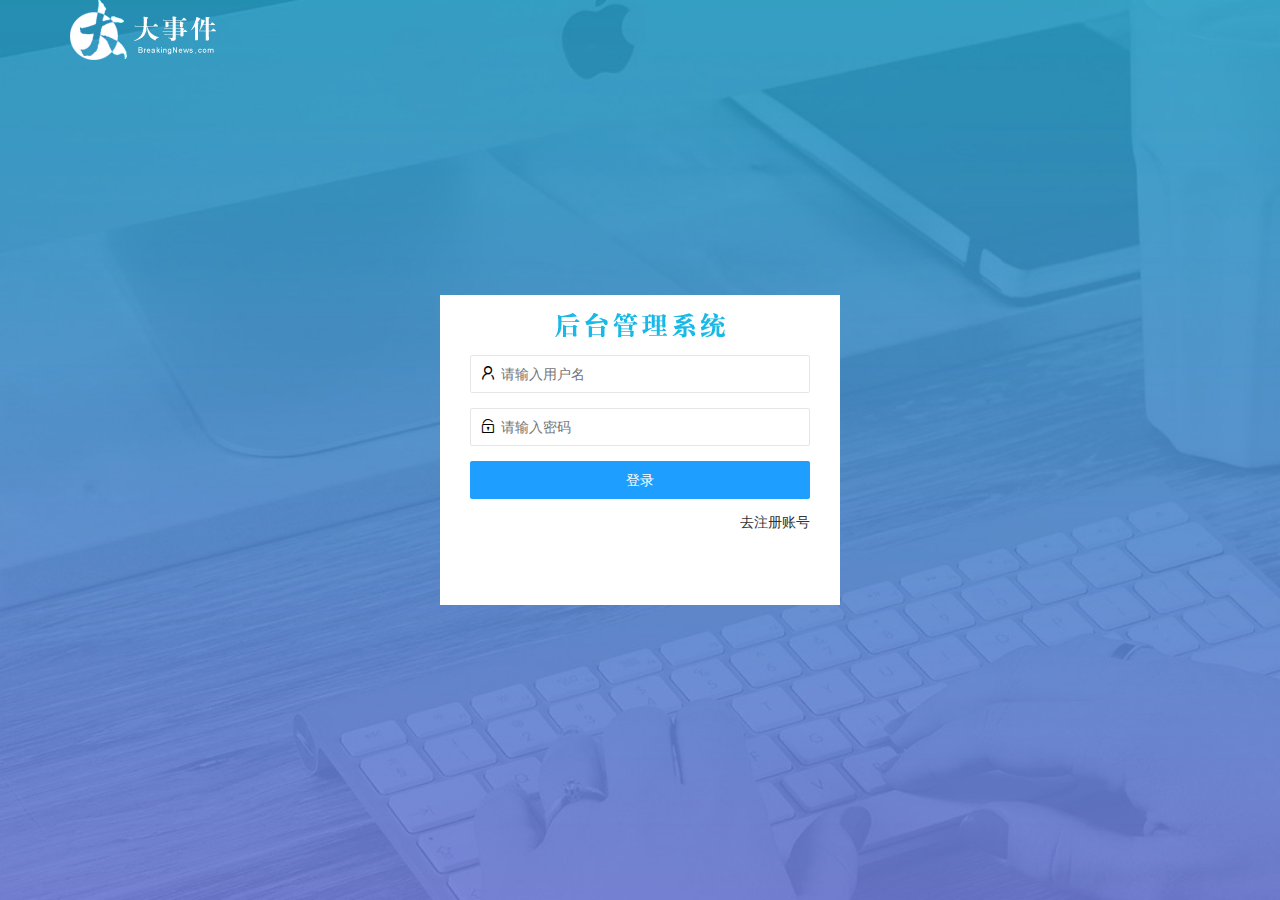
<file: login.html>
<!DOCTYPE html>
<html lang="en">

<head>
    <meta charset="UTF-8">
    <meta http-equiv="X-UA-Compatible" content="IE=edge">
    <meta name="viewport" content="width=device-width, initial-scale=1.0">
    <title>大事件-登录/注册</title>
    <!-- 导入layui样式 -->
    <link rel="stylesheet" href="assets/lib/layui/css/layui.css" />
    <!-- 导入自己的样式 -->
    <link rel="stylesheet" href="assets/css/login.css" />
</head>

<body>
    <!-- 头部的logo区 -->
    <div class="layui-main">
        <img src="./assets/images/logo.png" alt="" />
    </div>
    <div class="loginAndRegBox">
        <div class="title-box"></div>

        <!-- 登录的div -->
        <div class="login-box">
            <!-- 登录的表单 -->
            <form class="layui-form" id="form_login">
                <!-- 用户名 -->
                <div class="layui-form-item">
                    <i class="layui-icon layui-icon-username"></i>
                    <input type="text" name="username" required lay-verify="required" placeholder="请输入用户名" autocomplete="off" class="layui-input">
                </div>
                <!-- 密码 -->
                <div class="layui-form-item">
                    <i class="layui-icon layui-icon-password"></i>
                    <input type="password" name="password" required lay-verify="required|pwd" placeholder="请输入密码" autocomplete="off" class="layui-input">
                </div>
                <!-- 登录按钮 -->
                <div class="layui-form-item">
                    <button class="layui-btn layui-btn-fluid layui-btn-normal" lay-submit>登录</button>
                </div>

                <div class="layui-form-item links">
                    <a href="javascript:;" id="link_reg">去注册账号</a>
                </div>
            </form>

        </div>
        <!-- 注册的div -->
        <div class="reg-box">

            <form class="layui-form" id="form_reg">
                <!-- 用户名 -->
                <div class="layui-form-item">
                    <i class="layui-icon layui-icon-username"></i>
                    <input type="text" name="username" required lay-verify="required" placeholder="请输入用户名" autocomplete="off" class="layui-input">
                </div>
                <!-- 密码 -->
                <div class="layui-form-item">
                    <i class="layui-icon layui-icon-password"></i>
                    <input type="password" name="password" required lay-verify="required|pwd" placeholder="请输入密码" autocomplete="off" class="layui-input">
                </div>

                <!-- 密码确认框 -->
                <div class="layui-form-item">
                    <i class="layui-icon layui-icon-password"></i>
                    <input type="password" name="repassword" required lay-verify="required|pwd|repwd" placeholder="再次确认密码" autocomplete="off" class="layui-input">
                </div>
                <!-- 注册按钮 -->
                <div class="layui-form-item">
                    <button class="layui-btn layui-btn-fluid layui-btn-normal" lay-submit>注册</button>
                </div>

                <div class="layui-form-item links">
                    <a href="javascript:;" id="link_login">去登录</a>
                </div>
            </form>

        </div>
    </div>
    <!-- 导入layui的js文件 -->
    <script src="./assets/lib/layui/layui.all.js"></script>
    <!-- 导入jQuery -->
    <script src="./assets/lib/jquery.js"></script>
    <!-- 导入自己封装的baseAPI.js -->
    <script src="./assets/js/baseAPI.js"></script>
    <!-- 导入自己的JavaScript -->
    <script src="./assets/js/login.js"></script>
</body>

</html>
</file>
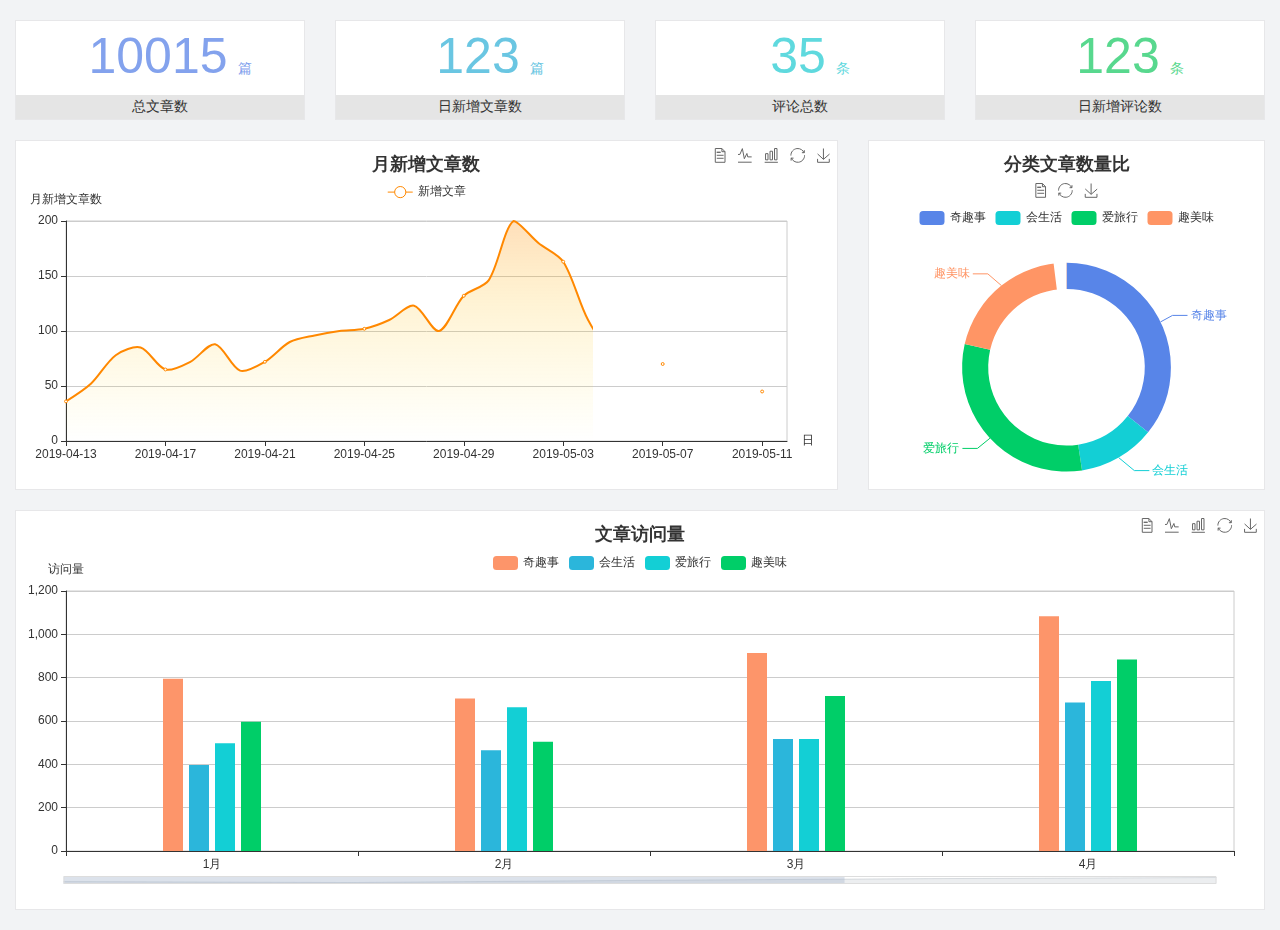
<file: home/dashboard.html>
<!DOCTYPE html>
<html lang="en">

<head>
  <meta charset="UTF-8">
  <meta name="viewport" content="width=device-width, initial-scale=1.0">
  <meta http-equiv="X-UA-Compatible" content="ie=edge">
  <title>图表统计</title>
  <link rel="stylesheet" href="../../assets/lib/bootstrap.css" />
  <link rel="stylesheet" href="../../assets/lib/main.css" />
  <script src="../../assets/lib/jquery.js"></script>
  <script type="text/javascript" src="../../assets/lib/echarts.min.js"></script>
</head>

<body>
  <div class="container-fluid">
    <div class="row spannel_list">
      <div class="col-sm-3 col-xs-6">
        <div class="spannel">
          <em>10015</em><span>篇</span>
          <b>总文章数</b>
        </div>
      </div>
      <div class="col-sm-3 col-xs-6">
        <div class="spannel scolor01">
          <em>123</em><span>篇</span>
          <b>日新增文章数</b>
        </div>
      </div>
      <div class="col-sm-3 col-xs-6">
        <div class="spannel scolor02">
          <em>35</em><span>条</span>
          <b>评论总数</b>
        </div>
      </div>
      <div class="col-sm-3 col-xs-6">
        <div class="spannel scolor03">
          <em>123</em><span>条</span>
          <b>日新增评论数</b>
        </div>
      </div>
    </div>
  </div>

  <div class="container-fluid">
    <div class="row curve-pie">
      <div class="col-lg-8 col-md-8">
        <div class="gragh_pannel" id="curve_show"></div>
      </div>
      <div class="col-lg-4 col-md-4">
        <div class="gragh_pannel" id="pie_show"></div>
      </div>
    </div>
  </div>

  <div class="container-fluid">
    <div class="column_pannel" id="column_show"></div>
  </div>

  <script>
    var oChart = echarts.init(document.getElementById('curve_show'));
    var aList_all = [
      { 'count': 36, 'date': '2019-04-13' },
      { 'count': 52, 'date': '2019-04-14' },
      { 'count': 78, 'date': '2019-04-15' },
      { 'count': 85, 'date': '2019-04-16' },
      { 'count': 65, 'date': '2019-04-17' },
      { 'count': 72, 'date': '2019-04-18' },
      { 'count': 88, 'date': '2019-04-19' },
      { 'count': 64, 'date': '2019-04-20' },
      { 'count': 72, 'date': '2019-04-21' },
      { 'count': 90, 'date': '2019-04-22' },
      { 'count': 96, 'date': '2019-04-23' },
      { 'count': 100, 'date': '2019-04-24' },
      { 'count': 102, 'date': '2019-04-25' },
      { 'count': 110, 'date': '2019-04-26' },
      { 'count': 123, 'date': '2019-04-27' },
      { 'count': 100, 'date': '2019-04-28' },
      { 'count': 132, 'date': '2019-04-29' },
      { 'count': 146, 'date': '2019-04-30' },
      { 'count': 200, 'date': '2019-05-01' },
      { 'count': 180, 'date': '2019-05-02' },
      { 'count': 163, 'date': '2019-05-03' },
      { 'count': 110, 'date': '2019-05-04' },
      { 'count': 80, 'date': '2019-05-05' },
      { 'count': 82, 'date': '2019-05-06' },
      { 'count': 70, 'date': '2019-05-07' },
      { 'count': 65, 'date': '2019-05-08' },
      { 'count': 54, 'date': '2019-05-09' },
      { 'count': 40, 'date': '2019-05-10' },
      { 'count': 45, 'date': '2019-05-11' },
      { 'count': 38, 'date': '2019-05-12' },
    ];

    let aCount = [];
    let aDate = [];

    for (var i = 0; i < aList_all.length; i++) {
      aCount.push(aList_all[i].count);
      aDate.push(aList_all[i].date);
    }

    var chartopt = {
      title: {
        text: '月新增文章数',
        left: 'center',
        top: '10'
      },
      tooltip: {
        trigger: 'axis'
      },
      legend: {
        data: ['新增文章'],
        top: '40'
      },
      toolbox: {
        show: true,
        feature: {
          mark: { show: true },
          dataView: { show: true, readOnly: false },
          magicType: { show: true, type: ['line', 'bar'] },
          restore: { show: true },
          saveAsImage: { show: true }
        }
      },
      calculable: true,
      xAxis: [
        {
          name: '日',
          type: 'category',
          boundaryGap: false,
          data: aDate
        }
      ],
      yAxis: [
        {
          name: '月新增文章数',
          type: 'value'
        }
      ],
      series: [
        {
          name: '新增文章',
          type: 'line',
          smooth: true,
          itemStyle: { normal: { areaStyle: { type: 'default' }, color: '#f80' }, lineStyle: { color: '#f80' } },
          data: aCount
        }],
      areaStyle: {
        normal: {
          color: new echarts.graphic.LinearGradient(0, 0, 0, 1, [{
            offset: 0,
            color: 'rgba(255,136,0,0.39)'
          }, {
            offset: .34,
            color: 'rgba(255,180,0,0.25)'
          }, {
            offset: 1,
            color: 'rgba(255,222,0,0.00)'
          }])

        }
      },
      grid: {
        show: true,
        x: 50,
        x2: 50,
        y: 80,
        height: 220
      }
    };

    oChart.setOption(chartopt);


    var oPie = echarts.init(document.getElementById('pie_show'));
    var oPieopt =
    {
      title: {
        top: 10,
        text: '分类文章数量比',
        x: 'center'
      },
      tooltip: {
        trigger: 'item',
        formatter: "{a} <br/>{b} : {c} ({d}%)"
      },
      color: ['#5885e8', '#13cfd5', '#00ce68', '#ff9565'],
      legend: {
        x: 'center',
        top: 65,
        data: ['奇趣事', '会生活', '爱旅行', '趣美味']
      },
      toolbox: {
        show: true,
        x: 'center',
        top: 35,
        feature: {
          mark: { show: true },
          dataView: { show: true, readOnly: false },
          magicType: {
            show: true,
            type: ['pie', 'funnel'],
            option: {
              funnel: {
                x: '25%',
                width: '50%',
                funnelAlign: 'left',
                max: 1548
              }
            }
          },
          restore: { show: true },
          saveAsImage: { show: true }
        }
      },
      calculable: true,
      series: [
        {
          name: '访问来源',
          type: 'pie',
          radius: ['45%', '60%'],
          center: ['50%', '65%'],
          data: [
            { value: 300, name: '奇趣事' },
            { value: 100, name: '会生活' },
            { value: 260, name: '爱旅行' },
            { value: 180, name: '趣美味' }
          ]
        }
      ]
    };
    oPie.setOption(oPieopt);



    var oColumn = this.echarts.init(document.getElementById('column_show'));
    var oColumnopt =
    {
      title: {
        text: '文章访问量',
        left: 'center',
        top: '10'
      },
      tooltip: {
        trigger: 'axis'
      },
      legend: {
        data: ['奇趣事', '会生活', '爱旅行', '趣美味'],
        top: '40'
      },
      toolbox: {
        show: true,
        feature: {
          mark: { show: true },
          dataView: { show: true, readOnly: false },
          magicType: { show: true, type: ['line', 'bar'] },
          restore: { show: true },
          saveAsImage: { show: true }
        }
      },
      calculable: true,
      xAxis: [
        {
          type: 'category',
          data: ['1月', '2月', '3月', '4月', '5月']
        }
      ],
      yAxis: [
        {
          name: '访问量',
          type: 'value'
        }
      ],
      series: [
        {
          name: '奇趣事',
          type: 'bar',
          barWidth: 20,
          itemStyle: {
            normal: { areaStyle: { type: 'default' }, color: '#fd956a' }
          },
          data: [800, 708, 920, 1090, 1200]
        },
        {
          name: '会生活',
          type: 'bar',
          barWidth: 20,
          itemStyle: {
            normal: { areaStyle: { type: 'default' }, color: '#2bb6db' }
          },
          data: [400, 468, 520, 690, 800]
        },
        {
          name: '爱旅行',
          type: 'bar',
          barWidth: 20,
          itemStyle: {
            normal: { areaStyle: { type: 'default' }, color: '#13cfd5' }
          },
          data: [500, 668, 520, 790, 900]
        },
        {
          name: '趣美味',
          type: 'bar',
          barWidth: 20,
          itemStyle: {
            normal: { areaStyle: { type: 'default' }, color: '#00ce68' }
          },
          data: [600, 508, 720, 890, 1000]
        }
      ],
      grid: {
        show: true,
        x: 50,
        x2: 30,
        y: 80,
        height: 260
      },
      dataZoom: [//给x轴设置滚动条
        {
          start: 0,//默认为0
          end: 100 - 1000 / 31,//默认为100
          type: 'slider',
          show: true,
          xAxisIndex: [0],
          handleSize: 0,//滑动条的 左右2个滑动条的大小
          height: 8,//组件高度
          left: 45, //左边的距离
          right: 50,//右边的距离
          bottom: 26,//右边的距离
          handleColor: '#ddd',//h滑动图标的颜色
          handleStyle: {
            borderColor: "#cacaca",
            borderWidth: "1",
            shadowBlur: 2,
            background: "#ddd",
            shadowColor: "#ddd",
          }
        }]
    };
    oColumn.setOption(oColumnopt);
  </script>
</body>

</html>
</file>
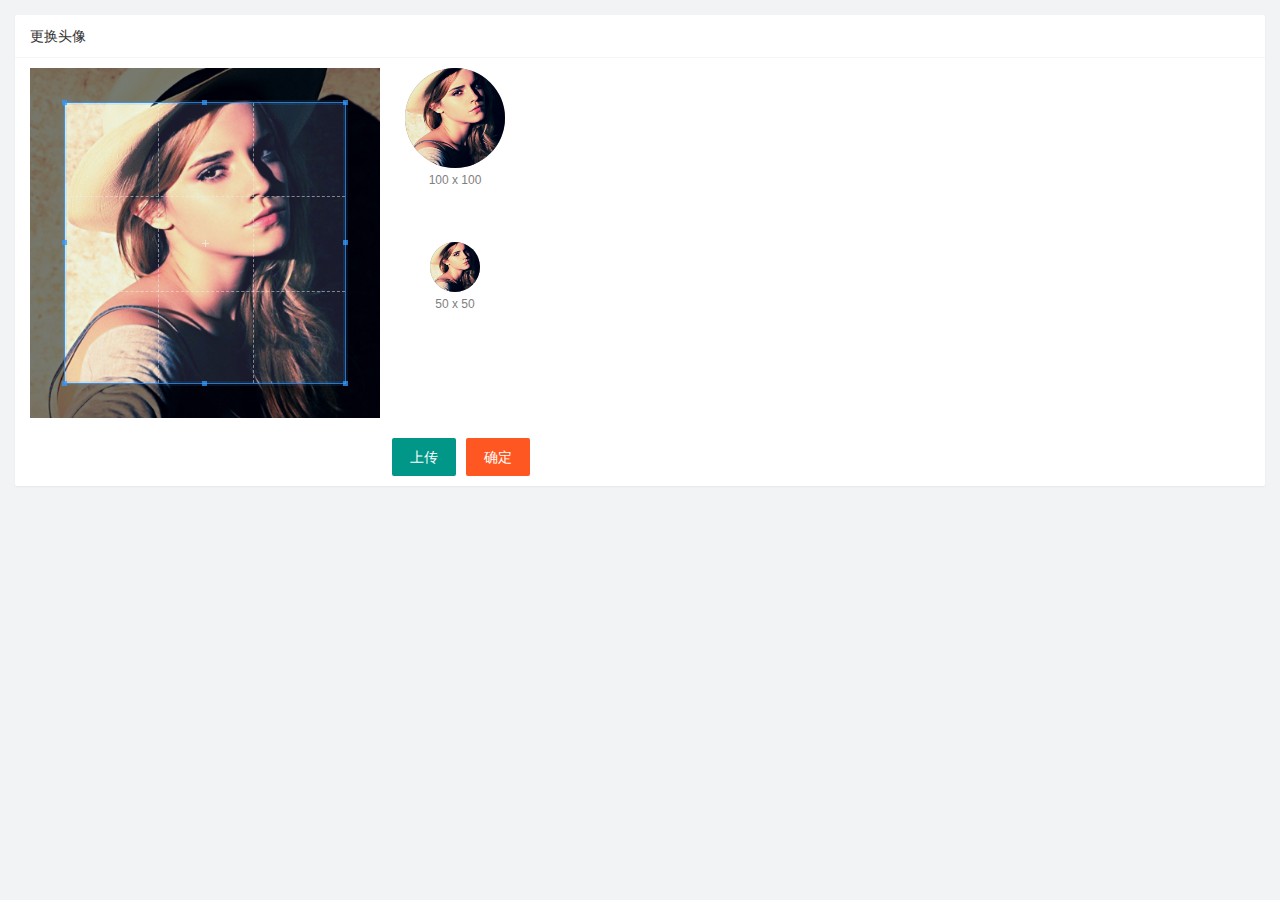
<file: user/user_avatar.html>
<!DOCTYPE html>
<html lang="en">

<head>
    <meta charset="UTF-8">
    <meta http-equiv="X-UA-Compatible" content="IE=edge">
    <meta name="viewport" content="width=device-width, initial-scale=1.0">
    <title>Document</title>
    <link rel="stylesheet" href="../assets/lib/layui/css/layui.css">
    <link rel="stylesheet" href="../assets/lib/cropper/cropper.css">
    <link rel="stylesheet" href="../assets/css/user/user_avatat.css">
</head>

<body>
    <!-- 卡片区域 -->
    <div class="layui-card">
        <div class="layui-card-header">更换头像</div>
        <div class="layui-card-body">


            <!-- 第一行的图片裁剪和预览区域 -->
            <div class="row1">
                <!-- 图片裁剪区域 -->
                <div class="cropper-box">
                    <!-- 这个 img 标签很重要，将来会把它初始化为裁剪区域 -->
                    <img id="image" src="/assets/images/sample.jpg" />
                </div>
                <!-- 图片的预览区域 -->
                <div class="preview-box">
                    <div>
                        <!-- 宽高为 100px 的预览区域 -->
                        <div class="img-preview w100"></div>
                        <p class="size">100 x 100</p>
                    </div>
                    <div>
                        <!-- 宽高为 50px 的预览区域 -->
                        <div class="img-preview w50"></div>
                        <p class="size">50 x 50</p>
                    </div>
                </div>
            </div>

            <!-- 第二行的按钮区域 -->
            <div class="row2">
                <!-- 通过accept 属性 可以指定 允许用户选择什么类型的文件 -->
                <input type="file" id="file" accept="image/png,image/jpg,image/jpeg">
                <button type="button" class="layui-btn" id="btnChooseImage">上传</button>
                <button type="button" class="layui-btn layui-btn-danger" id="btnUpload">确定</button>
            </div>

        </div>
    </div>





    <script src="../assets/lib/layui/layui.all.js"></script>
    <script src="../assets/lib/jquery.js"></script>
    <script src="../assets/lib/cropper/Cropper.js"></script>
    <script src="../assets/lib/cropper/jquery-cropper.js"></script>
    <script src="../assets/js/baseAPI.js"></script>
    <script src="../assets/js/user/user_avatar.js"></script>
</body>

</html>
</file>
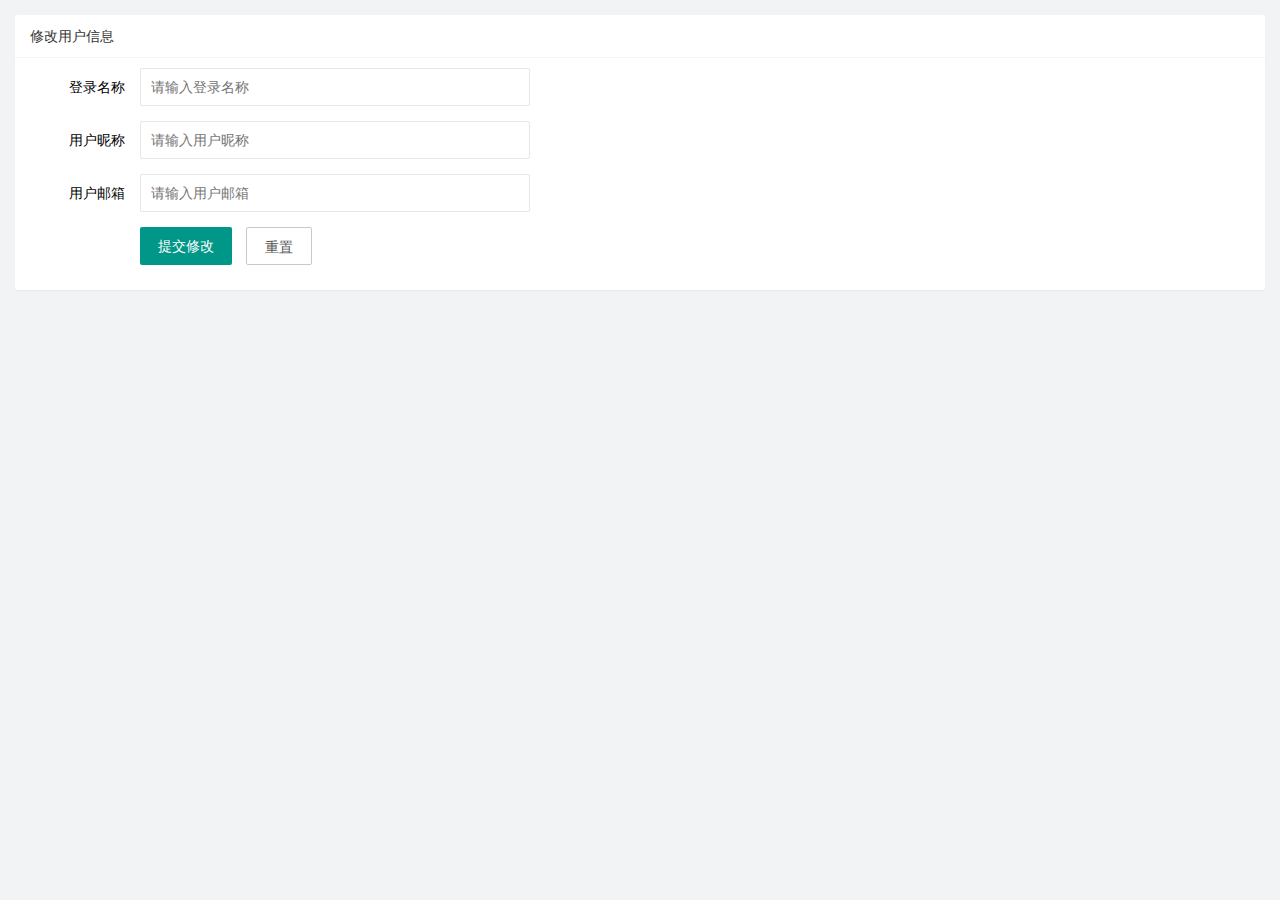
<file: user/user_info.html>
<!DOCTYPE html>
<html lang="en">

<head>
    <meta charset="UTF-8">
    <meta http-equiv="X-UA-Compatible" content="IE=edge">
    <meta name="viewport" content="width=device-width, initial-scale=1.0">
    <title>Document</title>
    <!-- 导入layui的css样式 -->
    <link rel="stylesheet" href="../assets/lib/layui/css/layui.css">
    <!-- 导入自己的样式 -->
    <link rel="stylesheet" href="../assets/css/user/user_info.css">
</head>

<body>
    <!-- 卡片区域 -->
    <div class="layui-card">
        <div class="layui-card-header">修改用户信息</div>
        <div class="layui-card-body">
            <!-- form表单 -->
            <form class="layui-form" lay-filter="formUserInfo">
                <!-- 这是影藏域 -->
                <input type="hidden" name="id">
                <div class="layui-form-item">
                    <label class="layui-form-label">登录名称</label>
                    <div class="layui-input-block">
                        <input type="text" name="username" required lay-verify="required" placeholder="请输入登录名称" autocomplete="off" class="layui-input" readonly>
                    </div>
                </div>
                <div class="layui-form-item">
                    <label class="layui-form-label">用户昵称</label>
                    <div class="layui-input-block">
                        <input type="text" name="nickname" required lay-verify="required|nickname" placeholder="请输入用户昵称" autocomplete="off" class="layui-input">
                    </div>
                </div>
                <div class="layui-form-item">
                    <label class="layui-form-label">用户邮箱</label>
                    <div class="layui-input-block">
                        <input type="text" name="email" required lay-verify="required|email" placeholder="请输入用户邮箱" autocomplete="off" class="layui-input">
                    </div>
                </div>

                <div class="layui-form-item">
                    <div class="layui-input-block">
                        <button class="layui-btn" lay-submit lay-filter="formDemo">提交修改</button>
                        <button type="reset" id="btnReset" class="layui-btn layui-btn-primary">重置</button>
                    </div>
                </div>
            </form>
        </div>
    </div>

    <!-- 导入layui.js -->
    <script src="../assets/lib/layui/layui.all.js"></script>
    <!-- 导入jquery -->
    <script src="../assets/lib/jquery.js"></script>
    <!-- 导入baseAPI -->
    <script src="../assets/js/baseAPI.js"></script>
    <!-- 导入自己的js -->
    <script src="../assets/js/user/user_info.js"></script>
</body>

</html>
</file>
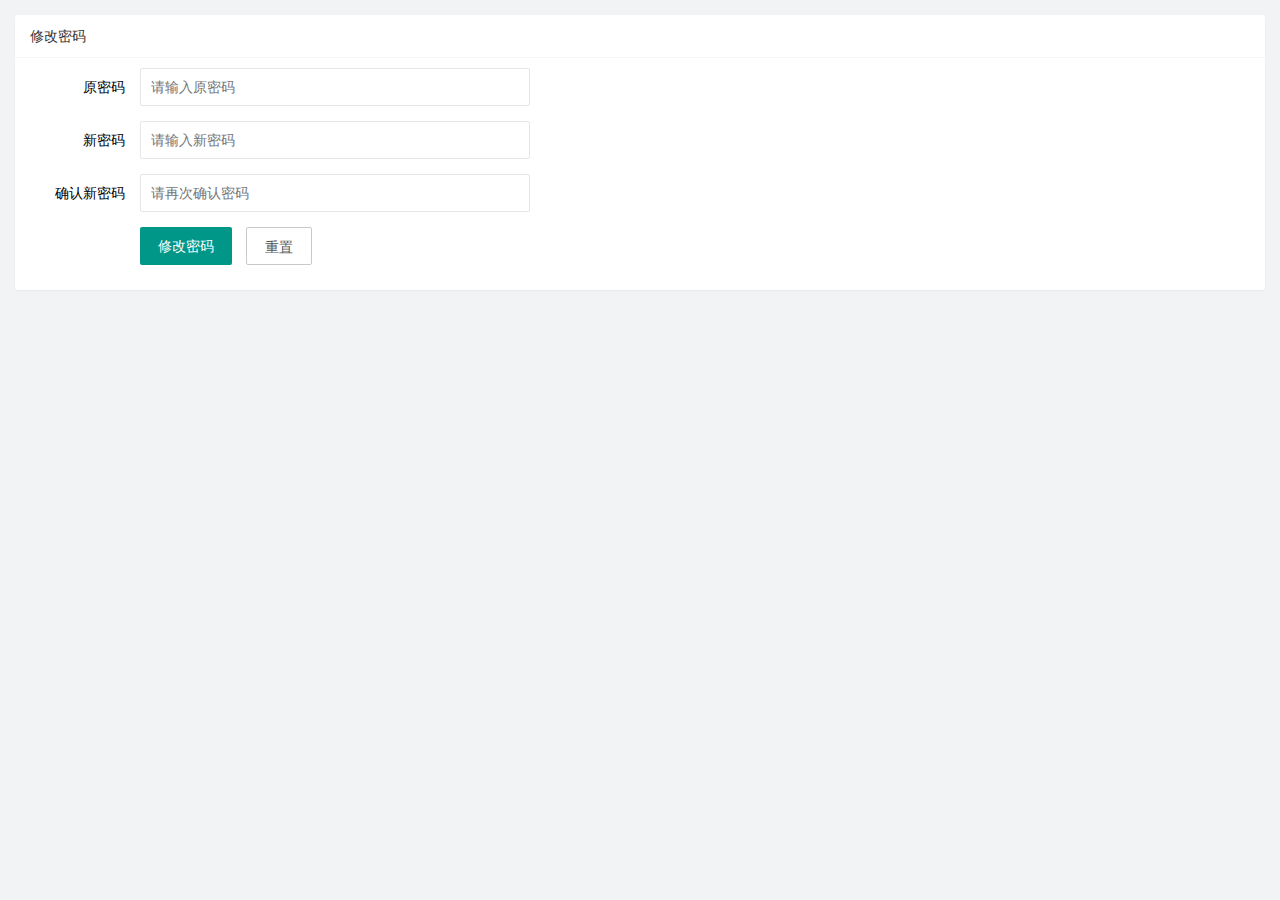
<file: user/user_pwd.html>
<!DOCTYPE html>
<html lang="en">

<head>
    <meta charset="UTF-8">
    <meta http-equiv="X-UA-Compatible" content="IE=edge">
    <meta name="viewport" content="width=device-width, initial-scale=1.0">
    <title>Document</title>
    <link rel="stylesheet" href="../assets/lib/layui/css/layui.css">
    <link rel="stylesheet" href="../assets/css/user/user_pwd.css">
</head>

<body>
    <!-- 卡片区域 -->
    <div class="layui-card">
        <div class="layui-card-header">修改密码</div>
        <div class="layui-card-body">
            <form class="layui-form">
                <div class="layui-form-item">
                    <label class="layui-form-label">原密码</label>
                    <div class="layui-input-block">
                        <input type="password" name="oldPwd" required lay-verify="required|pwd" placeholder="请输入原密码" autocomplete="off" class="layui-input">
                    </div>
                </div>

                <div class="layui-form-item">
                    <label class="layui-form-label">新密码</label>
                    <div class="layui-input-block">
                        <input type="password" name="newPwd" required lay-verify="required|pwd|samePwd" placeholder="请输入新密码" autocomplete="off" class="layui-input">
                    </div>
                </div>

                <div class="layui-form-item">
                    <label class="layui-form-label">确认新密码</label>
                    <div class="layui-input-block">
                        <input type="password" name="rePwd" required lay-verify="required|pwd|rePwd" placeholder="请再次确认密码" autocomplete="off" class="layui-input">
                    </div>
                </div>

                <div class="layui-form-item">
                    <div class="layui-input-block">
                        <button class="layui-btn" lay-submit lay-filter="formDemo">修改密码</button>
                        <button type="reset" class="layui-btn layui-btn-primary">重置</button>
                    </div>
                </div>
            </form>
        </div>
    </div>



    <!-- 导入layui.js -->
    <script src="../assets/lib/layui/layui.all.js"></script>
    <!-- 导入jQuery -->
    <script src="../assets/lib/jquery.js"></script>
    <!-- baseAPI -->
    <script src="../assets/js/baseAPI.js"></script>
    <!-- 导入自己的js -->
    <script src="../assets/js/user/user_pwd.js"></script>
</body>

</html>
</file>
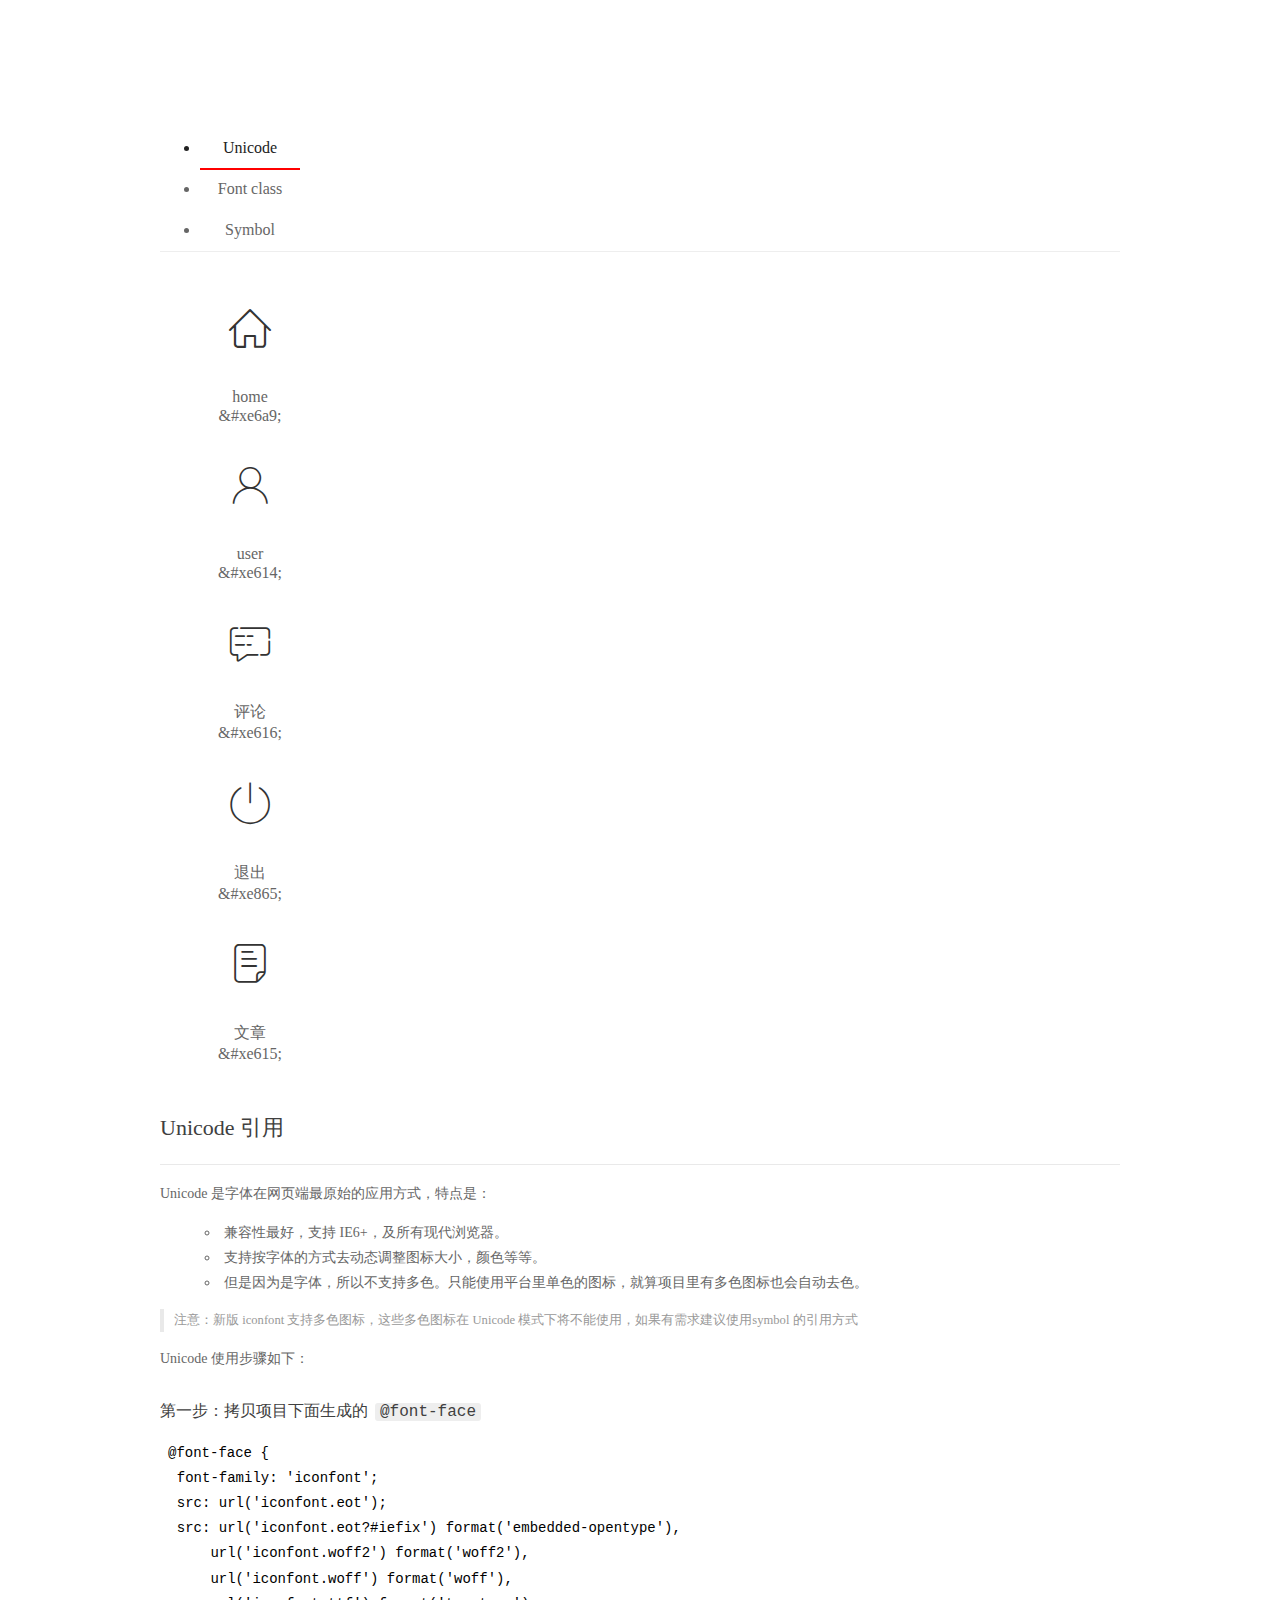
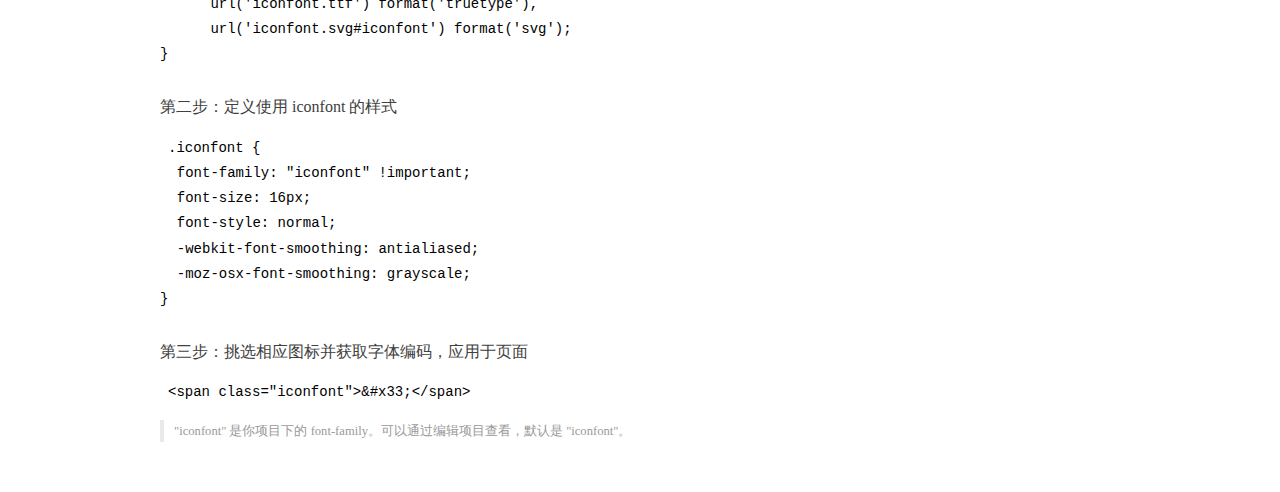
<file: assets/fonts/demo_index.html>
<!DOCTYPE html>
<html>
<head>
  <meta charset="utf-8"/>
  <title>IconFont Demo</title>
  <link rel="shortcut icon" href="https://gtms04.alicdn.com/tps/i4/TB1_oz6GVXXXXaFXpXXJDFnIXXX-64-64.ico" type="image/x-icon"/>
  <link rel="stylesheet" href="https://g.alicdn.com/thx/cube/1.3.2/cube.min.css">
  <link rel="stylesheet" href="demo.css">
  <link rel="stylesheet" href="iconfont.css">
  <script src="iconfont.js"></script>
  <!-- jQuery -->
  <script src="https://a1.alicdn.com/oss/uploads/2018/12/26/7bfddb60-08e8-11e9-9b04-53e73bb6408b.js"></script>
  <!-- 代码高亮 -->
  <script src="https://a1.alicdn.com/oss/uploads/2018/12/26/a3f714d0-08e6-11e9-8a15-ebf944d7534c.js"></script>
</head>
<body>
  <div class="main">
    <h1 class="logo"><a href="https://www.iconfont.cn/" title="iconfont 首页" target="_blank">&#xe86b;</a></h1>
    <div class="nav-tabs">
      <ul id="tabs" class="dib-box">
        <li class="dib active"><span>Unicode</span></li>
        <li class="dib"><span>Font class</span></li>
        <li class="dib"><span>Symbol</span></li>
      </ul>
      
    </div>
    <div class="tab-container">
      <div class="content unicode" style="display: block;">
          <ul class="icon_lists dib-box">
          
            <li class="dib">
              <span class="icon iconfont">&#xe6a9;</span>
                <div class="name">home</div>
                <div class="code-name">&amp;#xe6a9;</div>
              </li>
          
            <li class="dib">
              <span class="icon iconfont">&#xe614;</span>
                <div class="name">user</div>
                <div class="code-name">&amp;#xe614;</div>
              </li>
          
            <li class="dib">
              <span class="icon iconfont">&#xe616;</span>
                <div class="name">评论</div>
                <div class="code-name">&amp;#xe616;</div>
              </li>
          
            <li class="dib">
              <span class="icon iconfont">&#xe865;</span>
                <div class="name">退出</div>
                <div class="code-name">&amp;#xe865;</div>
              </li>
          
            <li class="dib">
              <span class="icon iconfont">&#xe615;</span>
                <div class="name">文章</div>
                <div class="code-name">&amp;#xe615;</div>
              </li>
          
          </ul>
          <div class="article markdown">
          <h2 id="unicode-">Unicode 引用</h2>
          <hr>

          <p>Unicode 是字体在网页端最原始的应用方式，特点是：</p>
          <ul>
            <li>兼容性最好，支持 IE6+，及所有现代浏览器。</li>
            <li>支持按字体的方式去动态调整图标大小，颜色等等。</li>
            <li>但是因为是字体，所以不支持多色。只能使用平台里单色的图标，就算项目里有多色图标也会自动去色。</li>
          </ul>
          <blockquote>
            <p>注意：新版 iconfont 支持多色图标，这些多色图标在 Unicode 模式下将不能使用，如果有需求建议使用symbol 的引用方式</p>
          </blockquote>
          <p>Unicode 使用步骤如下：</p>
          <h3 id="-font-face">第一步：拷贝项目下面生成的 <code>@font-face</code></h3>
<pre><code class="language-css"
>@font-face {
  font-family: 'iconfont';
  src: url('iconfont.eot');
  src: url('iconfont.eot?#iefix') format('embedded-opentype'),
      url('iconfont.woff2') format('woff2'),
      url('iconfont.woff') format('woff'),
      url('iconfont.ttf') format('truetype'),
      url('iconfont.svg#iconfont') format('svg');
}
</code></pre>
          <h3 id="-iconfont-">第二步：定义使用 iconfont 的样式</h3>
<pre><code class="language-css"
>.iconfont {
  font-family: "iconfont" !important;
  font-size: 16px;
  font-style: normal;
  -webkit-font-smoothing: antialiased;
  -moz-osx-font-smoothing: grayscale;
}
</code></pre>
          <h3 id="-">第三步：挑选相应图标并获取字体编码，应用于页面</h3>
<pre>
<code class="language-html"
>&lt;span class="iconfont"&gt;&amp;#x33;&lt;/span&gt;
</code></pre>
          <blockquote>
            <p>"iconfont" 是你项目下的 font-family。可以通过编辑项目查看，默认是 "iconfont"。</p>
          </blockquote>
          </div>
      </div>
      <div class="content font-class">
        <ul class="icon_lists dib-box">
          
          <li class="dib">
            <span class="icon iconfont icon-home"></span>
            <div class="name">
              home
            </div>
            <div class="code-name">.icon-home
            </div>
          </li>
          
          <li class="dib">
            <span class="icon iconfont icon-user"></span>
            <div class="name">
              user
            </div>
            <div class="code-name">.icon-user
            </div>
          </li>
          
          <li class="dib">
            <span class="icon iconfont icon-pinglun"></span>
            <div class="name">
              评论
            </div>
            <div class="code-name">.icon-pinglun
            </div>
          </li>
          
          <li class="dib">
            <span class="icon iconfont icon-tuichu"></span>
            <div class="name">
              退出
            </div>
            <div class="code-name">.icon-tuichu
            </div>
          </li>
          
          <li class="dib">
            <span class="icon iconfont icon-16"></span>
            <div class="name">
              文章
            </div>
            <div class="code-name">.icon-16
            </div>
          </li>
          
        </ul>
        <div class="article markdown">
        <h2 id="font-class-">font-class 引用</h2>
        <hr>

        <p>font-class 是 Unicode 使用方式的一种变种，主要是解决 Unicode 书写不直观，语意不明确的问题。</p>
        <p>与 Unicode 使用方式相比，具有如下特点：</p>
        <ul>
          <li>兼容性良好，支持 IE8+，及所有现代浏览器。</li>
          <li>相比于 Unicode 语意明确，书写更直观。可以很容易分辨这个 icon 是什么。</li>
          <li>因为使用 class 来定义图标，所以当要替换图标时，只需要修改 class 里面的 Unicode 引用。</li>
          <li>不过因为本质上还是使用的字体，所以多色图标还是不支持的。</li>
        </ul>
        <p>使用步骤如下：</p>
        <h3 id="-fontclass-">第一步：引入项目下面生成的 fontclass 代码：</h3>
<pre><code class="language-html">&lt;link rel="stylesheet" href="./iconfont.css"&gt;
</code></pre>
        <h3 id="-">第二步：挑选相应图标并获取类名，应用于页面：</h3>
<pre><code class="language-html">&lt;span class="iconfont icon-xxx"&gt;&lt;/span&gt;
</code></pre>
        <blockquote>
          <p>"
            iconfont" 是你项目下的 font-family。可以通过编辑项目查看，默认是 "iconfont"。</p>
        </blockquote>
      </div>
      </div>
      <div class="content symbol">
          <ul class="icon_lists dib-box">
          
            <li class="dib">
                <svg class="icon svg-icon" aria-hidden="true">
                  <use xlink:href="#icon-home"></use>
                </svg>
                <div class="name">home</div>
                <div class="code-name">#icon-home</div>
            </li>
          
            <li class="dib">
                <svg class="icon svg-icon" aria-hidden="true">
                  <use xlink:href="#icon-user"></use>
                </svg>
                <div class="name">user</div>
                <div class="code-name">#icon-user</div>
            </li>
          
            <li class="dib">
                <svg class="icon svg-icon" aria-hidden="true">
                  <use xlink:href="#icon-pinglun"></use>
                </svg>
                <div class="name">评论</div>
                <div class="code-name">#icon-pinglun</div>
            </li>
          
            <li class="dib">
                <svg class="icon svg-icon" aria-hidden="true">
                  <use xlink:href="#icon-tuichu"></use>
                </svg>
                <div class="name">退出</div>
                <div class="code-name">#icon-tuichu</div>
            </li>
          
            <li class="dib">
                <svg class="icon svg-icon" aria-hidden="true">
                  <use xlink:href="#icon-16"></use>
                </svg>
                <div class="name">文章</div>
                <div class="code-name">#icon-16</div>
            </li>
          
          </ul>
          <div class="article markdown">
          <h2 id="symbol-">Symbol 引用</h2>
          <hr>

          <p>这是一种全新的使用方式，应该说这才是未来的主流，也是平台目前推荐的用法。相关介绍可以参考这篇<a href="">文章</a>
            这种用法其实是做了一个 SVG 的集合，与另外两种相比具有如下特点：</p>
          <ul>
            <li>支持多色图标了，不再受单色限制。</li>
            <li>通过一些技巧，支持像字体那样，通过 <code>font-size</code>, <code>color</code> 来调整样式。</li>
            <li>兼容性较差，支持 IE9+，及现代浏览器。</li>
            <li>浏览器渲染 SVG 的性能一般，还不如 png。</li>
          </ul>
          <p>使用步骤如下：</p>
          <h3 id="-symbol-">第一步：引入项目下面生成的 symbol 代码：</h3>
<pre><code class="language-html">&lt;script src="./iconfont.js"&gt;&lt;/script&gt;
</code></pre>
          <h3 id="-css-">第二步：加入通用 CSS 代码（引入一次就行）：</h3>
<pre><code class="language-html">&lt;style&gt;
.icon {
  width: 1em;
  height: 1em;
  vertical-align: -0.15em;
  fill: currentColor;
  overflow: hidden;
}
&lt;/style&gt;
</code></pre>
          <h3 id="-">第三步：挑选相应图标并获取类名，应用于页面：</h3>
<pre><code class="language-html">&lt;svg class="icon" aria-hidden="true"&gt;
  &lt;use xlink:href="#icon-xxx"&gt;&lt;/use&gt;
&lt;/svg&gt;
</code></pre>
          </div>
      </div>

    </div>
  </div>
  <script>
  $(document).ready(function () {
      $('.tab-container .content:first').show()

      $('#tabs li').click(function (e) {
        var tabContent = $('.tab-container .content')
        var index = $(this).index()

        if ($(this).hasClass('active')) {
          return
        } else {
          $('#tabs li').removeClass('active')
          $(this).addClass('active')

          tabContent.hide().eq(index).fadeIn()
        }
      })
    })
  </script>
</body>
</html>
</file>
<file: assets/lib/layui/css/layui.css>
/** layui-v2.5.5 MIT License By https://www.layui.com */
 .layui-inline,img{display:inline-block;vertical-align:middle}h1,h2,h3,h4,h5,h6{font-weight:400}.layui-edge,.layui-header,.layui-inline,.layui-main{position:relative}.layui-body,.layui-edge,.layui-elip{overflow:hidden}.layui-btn,.layui-edge,.layui-inline,img{vertical-align:middle}.layui-btn,.layui-disabled,.layui-icon,.layui-unselect{-moz-user-select:none;-webkit-user-select:none;-ms-user-select:none}.layui-elip,.layui-form-checkbox span,.layui-form-pane .layui-form-label{text-overflow:ellipsis;white-space:nowrap}.layui-breadcrumb,.layui-tree-btnGroup{visibility:hidden}blockquote,body,button,dd,div,dl,dt,form,h1,h2,h3,h4,h5,h6,input,li,ol,p,pre,td,textarea,th,ul{margin:0;padding:0;-webkit-tap-highlight-color:rgba(0,0,0,0)}a:active,a:hover{outline:0}img{border:none}li{list-style:none}table{border-collapse:collapse;border-spacing:0}h4,h5,h6{font-size:100%}button,input,optgroup,option,select,textarea{font-family:inherit;font-size:inherit;font-style:inherit;font-weight:inherit;outline:0}pre{white-space:pre-wrap;white-space:-moz-pre-wrap;white-space:-pre-wrap;white-space:-o-pre-wrap;word-wrap:break-word}body{line-height:24px;font:14px Helvetica Neue,Helvetica,PingFang SC,Tahoma,Arial,sans-serif}hr{height:1px;margin:10px 0;border:0;clear:both}a{color:#333;text-decoration:none}a:hover{color:#777}a cite{font-style:normal;*cursor:pointer}.layui-border-box,.layui-border-box *{box-sizing:border-box}.layui-box,.layui-box *{box-sizing:content-box}.layui-clear{clear:both;*zoom:1}.layui-clear:after{content:'\20';clear:both;*zoom:1;display:block;height:0}.layui-inline{*display:inline;*zoom:1}.layui-edge{display:inline-block;width:0;height:0;border-width:6px;border-style:dashed;border-color:transparent}.layui-edge-top{top:-4px;border-bottom-color:#999;border-bottom-style:solid}.layui-edge-right{border-left-color:#999;border-left-style:solid}.layui-edge-bottom{top:2px;border-top-color:#999;border-top-style:solid}.layui-edge-left{border-right-color:#999;border-right-style:solid}.layui-disabled,.layui-disabled:hover{color:#d2d2d2!important;cursor:not-allowed!important}.layui-circle{border-radius:100%}.layui-show{display:block!important}.layui-hide{display:none!important}@font-face{font-family:layui-icon;src:url(../font/iconfont.eot?v=250);src:url(../font/iconfont.eot?v=250#iefix) format('embedded-opentype'),url(../font/iconfont.woff2?v=250) format('woff2'),url(../font/iconfont.woff?v=250) format('woff'),url(../font/iconfont.ttf?v=250) format('truetype'),url(../font/iconfont.svg?v=250#layui-icon) format('svg')}.layui-icon{font-family:layui-icon!important;font-size:16px;font-style:normal;-webkit-font-smoothing:antialiased;-moz-osx-font-smoothing:grayscale}.layui-icon-reply-fill:before{content:"\e611"}.layui-icon-set-fill:before{content:"\e614"}.layui-icon-menu-fill:before{content:"\e60f"}.layui-icon-search:before{content:"\e615"}.layui-icon-share:before{content:"\e641"}.layui-icon-set-sm:before{content:"\e620"}.layui-icon-engine:before{content:"\e628"}.layui-icon-close:before{content:"\1006"}.layui-icon-close-fill:before{content:"\1007"}.layui-icon-chart-screen:before{content:"\e629"}.layui-icon-star:before{content:"\e600"}.layui-icon-circle-dot:before{content:"\e617"}.layui-icon-chat:before{content:"\e606"}.layui-icon-release:before{content:"\e609"}.layui-icon-list:before{content:"\e60a"}.layui-icon-chart:before{content:"\e62c"}.layui-icon-ok-circle:before{content:"\1005"}.layui-icon-layim-theme:before{content:"\e61b"}.layui-icon-table:before{content:"\e62d"}.layui-icon-right:before{content:"\e602"}.layui-icon-left:before{content:"\e603"}.layui-icon-cart-simple:before{content:"\e698"}.layui-icon-face-cry:before{content:"\e69c"}.layui-icon-face-smile:before{content:"\e6af"}.layui-icon-survey:before{content:"\e6b2"}.layui-icon-tree:before{content:"\e62e"}.layui-icon-upload-circle:before{content:"\e62f"}.layui-icon-add-circle:before{content:"\e61f"}.layui-icon-download-circle:before{content:"\e601"}.layui-icon-templeate-1:before{content:"\e630"}.layui-icon-util:before{content:"\e631"}.layui-icon-face-surprised:before{content:"\e664"}.layui-icon-edit:before{content:"\e642"}.layui-icon-speaker:before{content:"\e645"}.layui-icon-down:before{content:"\e61a"}.layui-icon-file:before{content:"\e621"}.layui-icon-layouts:before{content:"\e632"}.layui-icon-rate-half:before{content:"\e6c9"}.layui-icon-add-circle-fine:before{content:"\e608"}.layui-icon-prev-circle:before{content:"\e633"}.layui-icon-read:before{content:"\e705"}.layui-icon-404:before{content:"\e61c"}.layui-icon-carousel:before{content:"\e634"}.layui-icon-help:before{content:"\e607"}.layui-icon-code-circle:before{content:"\e635"}.layui-icon-water:before{content:"\e636"}.layui-icon-username:before{content:"\e66f"}.layui-icon-find-fill:before{content:"\e670"}.layui-icon-about:before{content:"\e60b"}.layui-icon-location:before{content:"\e715"}.layui-icon-up:before{content:"\e619"}.layui-icon-pause:before{content:"\e651"}.layui-icon-date:before{content:"\e637"}.layui-icon-layim-uploadfile:before{content:"\e61d"}.layui-icon-delete:before{content:"\e640"}.layui-icon-play:before{content:"\e652"}.layui-icon-top:before{content:"\e604"}.layui-icon-friends:before{content:"\e612"}.layui-icon-refresh-3:before{content:"\e9aa"}.layui-icon-ok:before{content:"\e605"}.layui-icon-layer:before{content:"\e638"}.layui-icon-face-smile-fine:before{content:"\e60c"}.layui-icon-dollar:before{content:"\e659"}.layui-icon-group:before{content:"\e613"}.layui-icon-layim-download:before{content:"\e61e"}.layui-icon-picture-fine:before{content:"\e60d"}.layui-icon-link:before{content:"\e64c"}.layui-icon-diamond:before{content:"\e735"}.layui-icon-log:before{content:"\e60e"}.layui-icon-rate-solid:before{content:"\e67a"}.layui-icon-fonts-del:before{content:"\e64f"}.layui-icon-unlink:before{content:"\e64d"}.layui-icon-fonts-clear:before{content:"\e639"}.layui-icon-triangle-r:before{content:"\e623"}.layui-icon-circle:before{content:"\e63f"}.layui-icon-radio:before{content:"\e643"}.layui-icon-align-center:before{content:"\e647"}.layui-icon-align-right:before{content:"\e648"}.layui-icon-align-left:before{content:"\e649"}.layui-icon-loading-1:before{content:"\e63e"}.layui-icon-return:before{content:"\e65c"}.layui-icon-fonts-strong:before{content:"\e62b"}.layui-icon-upload:before{content:"\e67c"}.layui-icon-dialogue:before{content:"\e63a"}.layui-icon-video:before{content:"\e6ed"}.layui-icon-headset:before{content:"\e6fc"}.layui-icon-cellphone-fine:before{content:"\e63b"}.layui-icon-add-1:before{content:"\e654"}.layui-icon-face-smile-b:before{content:"\e650"}.layui-icon-fonts-html:before{content:"\e64b"}.layui-icon-form:before{content:"\e63c"}.layui-icon-cart:before{content:"\e657"}.layui-icon-camera-fill:before{content:"\e65d"}.layui-icon-tabs:before{content:"\e62a"}.layui-icon-fonts-code:before{content:"\e64e"}.layui-icon-fire:before{content:"\e756"}.layui-icon-set:before{content:"\e716"}.layui-icon-fonts-u:before{content:"\e646"}.layui-icon-triangle-d:before{content:"\e625"}.layui-icon-tips:before{content:"\e702"}.layui-icon-picture:before{content:"\e64a"}.layui-icon-more-vertical:before{content:"\e671"}.layui-icon-flag:before{content:"\e66c"}.layui-icon-loading:before{content:"\e63d"}.layui-icon-fonts-i:before{content:"\e644"}.layui-icon-refresh-1:before{content:"\e666"}.layui-icon-rmb:before{content:"\e65e"}.layui-icon-home:before{content:"\e68e"}.layui-icon-user:before{content:"\e770"}.layui-icon-notice:before{content:"\e667"}.layui-icon-login-weibo:before{content:"\e675"}.layui-icon-voice:before{content:"\e688"}.layui-icon-upload-drag:before{content:"\e681"}.layui-icon-login-qq:before{content:"\e676"}.layui-icon-snowflake:before{content:"\e6b1"}.layui-icon-file-b:before{content:"\e655"}.layui-icon-template:before{content:"\e663"}.layui-icon-auz:before{content:"\e672"}.layui-icon-console:before{content:"\e665"}.layui-icon-app:before{content:"\e653"}.layui-icon-prev:before{content:"\e65a"}.layui-icon-website:before{content:"\e7ae"}.layui-icon-next:before{content:"\e65b"}.layui-icon-component:before{content:"\e857"}.layui-icon-more:before{content:"\e65f"}.layui-icon-login-wechat:before{content:"\e677"}.layui-icon-shrink-right:before{content:"\e668"}.layui-icon-spread-left:before{content:"\e66b"}.layui-icon-camera:before{content:"\e660"}.layui-icon-note:before{content:"\e66e"}.layui-icon-refresh:before{content:"\e669"}.layui-icon-female:before{content:"\e661"}.layui-icon-male:before{content:"\e662"}.layui-icon-password:before{content:"\e673"}.layui-icon-senior:before{content:"\e674"}.layui-icon-theme:before{content:"\e66a"}.layui-icon-tread:before{content:"\e6c5"}.layui-icon-praise:before{content:"\e6c6"}.layui-icon-star-fill:before{content:"\e658"}.layui-icon-rate:before{content:"\e67b"}.layui-icon-template-1:before{content:"\e656"}.layui-icon-vercode:before{content:"\e679"}.layui-icon-cellphone:before{content:"\e678"}.layui-icon-screen-full:before{content:"\e622"}.layui-icon-screen-restore:before{content:"\e758"}.layui-icon-cols:before{content:"\e610"}.layui-icon-export:before{content:"\e67d"}.layui-icon-print:before{content:"\e66d"}.layui-icon-slider:before{content:"\e714"}.layui-icon-addition:before{content:"\e624"}.layui-icon-subtraction:before{content:"\e67e"}.layui-icon-service:before{content:"\e626"}.layui-icon-transfer:before{content:"\e691"}.layui-main{width:1140px;margin:0 auto}.layui-header{z-index:1000;height:60px}.layui-header a:hover{transition:all .5s;-webkit-transition:all .5s}.layui-side{position:fixed;left:0;top:0;bottom:0;z-index:999;width:200px;overflow-x:hidden}.layui-side-scroll{position:relative;width:220px;height:100%;overflow-x:hidden}.layui-body{position:absolute;left:200px;right:0;top:0;bottom:0;z-index:998;width:auto;overflow-y:auto;box-sizing:border-box}.layui-layout-body{overflow:hidden}.layui-layout-admin .layui-header{background-color:#23262E}.layui-layout-admin .layui-side{top:60px;width:200px;overflow-x:hidden}.layui-layout-admin .layui-body{position:fixed;top:60px;bottom:44px}.layui-layout-admin .layui-main{width:auto;margin:0 15px}.layui-layout-admin .layui-footer{position:fixed;left:200px;right:0;bottom:0;height:44px;line-height:44px;padding:0 15px;background-color:#eee}.layui-layout-admin .layui-logo{position:absolute;left:0;top:0;width:200px;height:100%;line-height:60px;text-align:center;color:#009688;font-size:16px}.layui-layout-admin .layui-header .layui-nav{background:0 0}.layui-layout-left{position:absolute!important;left:200px;top:0}.layui-layout-right{position:absolute!important;right:0;top:0}.layui-container{position:relative;margin:0 auto;padding:0 15px;box-sizing:border-box}.layui-fluid{position:relative;margin:0 auto;padding:0 15px}.layui-row:after,.layui-row:before{content:'';display:block;clear:both}.layui-col-lg1,.layui-col-lg10,.layui-col-lg11,.layui-col-lg12,.layui-col-lg2,.layui-col-lg3,.layui-col-lg4,.layui-col-lg5,.layui-col-lg6,.layui-col-lg7,.layui-col-lg8,.layui-col-lg9,.layui-col-md1,.layui-col-md10,.layui-col-md11,.layui-col-md12,.layui-col-md2,.layui-col-md3,.layui-col-md4,.layui-col-md5,.layui-col-md6,.layui-col-md7,.layui-col-md8,.layui-col-md9,.layui-col-sm1,.layui-col-sm10,.layui-col-sm11,.layui-col-sm12,.layui-col-sm2,.layui-col-sm3,.layui-col-sm4,.layui-col-sm5,.layui-col-sm6,.layui-col-sm7,.layui-col-sm8,.layui-col-sm9,.layui-col-xs1,.layui-col-xs10,.layui-col-xs11,.layui-col-xs12,.layui-col-xs2,.layui-col-xs3,.layui-col-xs4,.layui-col-xs5,.layui-col-xs6,.layui-col-xs7,.layui-col-xs8,.layui-col-xs9{position:relative;display:block;box-sizing:border-box}.layui-col-xs1,.layui-col-xs10,.layui-col-xs11,.layui-col-xs12,.layui-col-xs2,.layui-col-xs3,.layui-col-xs4,.layui-col-xs5,.layui-col-xs6,.layui-col-xs7,.layui-col-xs8,.layui-col-xs9{float:left}.layui-col-xs1{width:8.33333333%}.layui-col-xs2{width:16.66666667%}.layui-col-xs3{width:25%}.layui-col-xs4{width:33.33333333%}.layui-col-xs5{width:41.66666667%}.layui-col-xs6{width:50%}.layui-col-xs7{width:58.33333333%}.layui-col-xs8{width:66.66666667%}.layui-col-xs9{width:75%}.layui-col-xs10{width:83.33333333%}.layui-col-xs11{width:91.66666667%}.layui-col-xs12{width:100%}.layui-col-xs-offset1{margin-left:8.33333333%}.layui-col-xs-offset2{margin-left:16.66666667%}.layui-col-xs-offset3{margin-left:25%}.layui-col-xs-offset4{margin-left:33.33333333%}.layui-col-xs-offset5{margin-left:41.66666667%}.layui-col-xs-offset6{margin-left:50%}.layui-col-xs-offset7{margin-left:58.33333333%}.layui-col-xs-offset8{margin-left:66.66666667%}.layui-col-xs-offset9{margin-left:75%}.layui-col-xs-offset10{margin-left:83.33333333%}.layui-col-xs-offset11{margin-left:91.66666667%}.layui-col-xs-offset12{margin-left:100%}@media screen and (max-width:768px){.layui-hide-xs{display:none!important}.layui-show-xs-block{display:block!important}.layui-show-xs-inline{display:inline!important}.layui-show-xs-inline-block{display:inline-block!important}}@media screen and (min-width:768px){.layui-container{width:750px}.layui-hide-sm{display:none!important}.layui-show-sm-block{display:block!important}.layui-show-sm-inline{display:inline!important}.layui-show-sm-inline-block{display:inline-block!important}.layui-col-sm1,.layui-col-sm10,.layui-col-sm11,.layui-col-sm12,.layui-col-sm2,.layui-col-sm3,.layui-col-sm4,.layui-col-sm5,.layui-col-sm6,.layui-col-sm7,.layui-col-sm8,.layui-col-sm9{float:left}.layui-col-sm1{width:8.33333333%}.layui-col-sm2{width:16.66666667%}.layui-col-sm3{width:25%}.layui-col-sm4{width:33.33333333%}.layui-col-sm5{width:41.66666667%}.layui-col-sm6{width:50%}.layui-col-sm7{width:58.33333333%}.layui-col-sm8{width:66.66666667%}.layui-col-sm9{width:75%}.layui-col-sm10{width:83.33333333%}.layui-col-sm11{width:91.66666667%}.layui-col-sm12{width:100%}.layui-col-sm-offset1{margin-left:8.33333333%}.layui-col-sm-offset2{margin-left:16.66666667%}.layui-col-sm-offset3{margin-left:25%}.layui-col-sm-offset4{margin-left:33.33333333%}.layui-col-sm-offset5{margin-left:41.66666667%}.layui-col-sm-offset6{margin-left:50%}.layui-col-sm-offset7{margin-left:58.33333333%}.layui-col-sm-offset8{margin-left:66.66666667%}.layui-col-sm-offset9{margin-left:75%}.layui-col-sm-offset10{margin-left:83.33333333%}.layui-col-sm-offset11{margin-left:91.66666667%}.layui-col-sm-offset12{margin-left:100%}}@media screen and (min-width:992px){.layui-container{width:970px}.layui-hide-md{display:none!important}.layui-show-md-block{display:block!important}.layui-show-md-inline{display:inline!important}.layui-show-md-inline-block{display:inline-block!important}.layui-col-md1,.layui-col-md10,.layui-col-md11,.layui-col-md12,.layui-col-md2,.layui-col-md3,.layui-col-md4,.layui-col-md5,.layui-col-md6,.layui-col-md7,.layui-col-md8,.layui-col-md9{float:left}.layui-col-md1{width:8.33333333%}.layui-col-md2{width:16.66666667%}.layui-col-md3{width:25%}.layui-col-md4{width:33.33333333%}.layui-col-md5{width:41.66666667%}.layui-col-md6{width:50%}.layui-col-md7{width:58.33333333%}.layui-col-md8{width:66.66666667%}.layui-col-md9{width:75%}.layui-col-md10{width:83.33333333%}.layui-col-md11{width:91.66666667%}.layui-col-md12{width:100%}.layui-col-md-offset1{margin-left:8.33333333%}.layui-col-md-offset2{margin-left:16.66666667%}.layui-col-md-offset3{margin-left:25%}.layui-col-md-offset4{margin-left:33.33333333%}.layui-col-md-offset5{margin-left:41.66666667%}.layui-col-md-offset6{margin-left:50%}.layui-col-md-offset7{margin-left:58.33333333%}.layui-col-md-offset8{margin-left:66.66666667%}.layui-col-md-offset9{margin-left:75%}.layui-col-md-offset10{margin-left:83.33333333%}.layui-col-md-offset11{margin-left:91.66666667%}.layui-col-md-offset12{margin-left:100%}}@media screen and (min-width:1200px){.layui-container{width:1170px}.layui-hide-lg{display:none!important}.layui-show-lg-block{display:block!important}.layui-show-lg-inline{display:inline!important}.layui-show-lg-inline-block{display:inline-block!important}.layui-col-lg1,.layui-col-lg10,.layui-col-lg11,.layui-col-lg12,.layui-col-lg2,.layui-col-lg3,.layui-col-lg4,.layui-col-lg5,.layui-col-lg6,.layui-col-lg7,.layui-col-lg8,.layui-col-lg9{float:left}.layui-col-lg1{width:8.33333333%}.layui-col-lg2{width:16.66666667%}.layui-col-lg3{width:25%}.layui-col-lg4{width:33.33333333%}.layui-col-lg5{width:41.66666667%}.layui-col-lg6{width:50%}.layui-col-lg7{width:58.33333333%}.layui-col-lg8{width:66.66666667%}.layui-col-lg9{width:75%}.layui-col-lg10{width:83.33333333%}.layui-col-lg11{width:91.66666667%}.layui-col-lg12{width:100%}.layui-col-lg-offset1{margin-left:8.33333333%}.layui-col-lg-offset2{margin-left:16.66666667%}.layui-col-lg-offset3{margin-left:25%}.layui-col-lg-offset4{margin-left:33.33333333%}.layui-col-lg-offset5{margin-left:41.66666667%}.layui-col-lg-offset6{margin-left:50%}.layui-col-lg-offset7{margin-left:58.33333333%}.layui-col-lg-offset8{margin-left:66.66666667%}.layui-col-lg-offset9{margin-left:75%}.layui-col-lg-offset10{margin-left:83.33333333%}.layui-col-lg-offset11{margin-left:91.66666667%}.layui-col-lg-offset12{margin-left:100%}}.layui-col-space1{margin:-.5px}.layui-col-space1>*{padding:.5px}.layui-col-space3{margin:-1.5px}.layui-col-space3>*{padding:1.5px}.layui-col-space5{margin:-2.5px}.layui-col-space5>*{padding:2.5px}.layui-col-space8{margin:-3.5px}.layui-col-space8>*{padding:3.5px}.layui-col-space10{margin:-5px}.layui-col-space10>*{padding:5px}.layui-col-space12{margin:-6px}.layui-col-space12>*{padding:6px}.layui-col-space15{margin:-7.5px}.layui-col-space15>*{padding:7.5px}.layui-col-space18{margin:-9px}.layui-col-space18>*{padding:9px}.layui-col-space20{margin:-10px}.layui-col-space20>*{padding:10px}.layui-col-space22{margin:-11px}.layui-col-space22>*{padding:11px}.layui-col-space25{margin:-12.5px}.layui-col-space25>*{padding:12.5px}.layui-col-space30{margin:-15px}.layui-col-space30>*{padding:15px}.layui-btn,.layui-input,.layui-select,.layui-textarea,.layui-upload-button{outline:0;-webkit-appearance:none;transition:all .3s;-webkit-transition:all .3s;box-sizing:border-box}.layui-elem-quote{margin-bottom:10px;padding:15px;line-height:22px;border-left:5px solid #009688;border-radius:0 2px 2px 0;background-color:#f2f2f2}.layui-quote-nm{border-style:solid;border-width:1px 1px 1px 5px;background:0 0}.layui-elem-field{margin-bottom:10px;padding:0;border-width:1px;border-style:solid}.layui-elem-field legend{margin-left:20px;padding:0 10px;font-size:20px;font-weight:300}.layui-field-title{margin:10px 0 20px;border-width:1px 0 0}.layui-field-box{padding:10px 15px}.layui-field-title .layui-field-box{padding:10px 0}.layui-progress{position:relative;height:6px;border-radius:20px;background-color:#e2e2e2}.layui-progress-bar{position:absolute;left:0;top:0;width:0;max-width:100%;height:6px;border-radius:20px;text-align:right;background-color:#5FB878;transition:all .3s;-webkit-transition:all .3s}.layui-progress-big,.layui-progress-big .layui-progress-bar{height:18px;line-height:18px}.layui-progress-text{position:relative;top:-20px;line-height:18px;font-size:12px;color:#666}.layui-progress-big .layui-progress-text{position:static;padding:0 10px;color:#fff}.layui-collapse{border-width:1px;border-style:solid;border-radius:2px}.layui-colla-content,.layui-colla-item{border-top-width:1px;border-top-style:solid}.layui-colla-item:first-child{border-top:none}.layui-colla-title{position:relative;height:42px;line-height:42px;padding:0 15px 0 35px;color:#333;background-color:#f2f2f2;cursor:pointer;font-size:14px;overflow:hidden}.layui-colla-content{display:none;padding:10px 15px;line-height:22px;color:#666}.layui-colla-icon{position:absolute;left:15px;top:0;font-size:14px}.layui-card{margin-bottom:15px;border-radius:2px;background-color:#fff;box-shadow:0 1px 2px 0 rgba(0,0,0,.05)}.layui-card:last-child{margin-bottom:0}.layui-card-header{position:relative;height:42px;line-height:42px;padding:0 15px;border-bottom:1px solid #f6f6f6;color:#333;border-radius:2px 2px 0 0;font-size:14px}.layui-bg-black,.layui-bg-blue,.layui-bg-cyan,.layui-bg-green,.layui-bg-orange,.layui-bg-red{color:#fff!important}.layui-card-body{position:relative;padding:10px 15px;line-height:24px}.layui-card-body[pad15]{padding:15px}.layui-card-body[pad20]{padding:20px}.layui-card-body .layui-table{margin:5px 0}.layui-card .layui-tab{margin:0}.layui-panel-window{position:relative;padding:15px;border-radius:0;border-top:5px solid #E6E6E6;background-color:#fff}.layui-auxiliar-moving{position:fixed;left:0;right:0;top:0;bottom:0;width:100%;height:100%;background:0 0;z-index:9999999999}.layui-form-label,.layui-form-mid,.layui-form-select,.layui-input-block,.layui-input-inline,.layui-textarea{position:relative}.layui-bg-red{background-color:#FF5722!important}.layui-bg-orange{background-color:#FFB800!important}.layui-bg-green{background-color:#009688!important}.layui-bg-cyan{background-color:#2F4056!important}.layui-bg-blue{background-color:#1E9FFF!important}.layui-bg-black{background-color:#393D49!important}.layui-bg-gray{background-color:#eee!important;color:#666!important}.layui-badge-rim,.layui-colla-content,.layui-colla-item,.layui-collapse,.layui-elem-field,.layui-form-pane .layui-form-item[pane],.layui-form-pane .layui-form-label,.layui-input,.layui-layedit,.layui-layedit-tool,.layui-quote-nm,.layui-select,.layui-tab-bar,.layui-tab-card,.layui-tab-title,.layui-tab-title .layui-this:after,.layui-textarea{border-color:#e6e6e6}.layui-timeline-item:before,hr{background-color:#e6e6e6}.layui-text{line-height:22px;font-size:14px;color:#666}.layui-text h1,.layui-text h2,.layui-text h3{font-weight:500;color:#333}.layui-text h1{font-size:30px}.layui-text h2{font-size:24px}.layui-text h3{font-size:18px}.layui-text a:not(.layui-btn){color:#01AAED}.layui-text a:not(.layui-btn):hover{text-decoration:underline}.layui-text ul{padding:5px 0 5px 15px}.layui-text ul li{margin-top:5px;list-style-type:disc}.layui-text em,.layui-word-aux{color:#999!important;padding:0 5px!important}.layui-btn{display:inline-block;height:38px;line-height:38px;padding:0 18px;background-color:#009688;color:#fff;white-space:nowrap;text-align:center;font-size:14px;border:none;border-radius:2px;cursor:pointer}.layui-btn:hover{opacity:.8;filter:alpha(opacity=80);color:#fff}.layui-btn:active{opacity:1;filter:alpha(opacity=100)}.layui-btn+.layui-btn{margin-left:10px}.layui-btn-container{font-size:0}.layui-btn-container .layui-btn{margin-right:10px;margin-bottom:10px}.layui-btn-container .layui-btn+.layui-btn{margin-left:0}.layui-table .layui-btn-container .layui-btn{margin-bottom:9px}.layui-btn-radius{border-radius:100px}.layui-btn .layui-icon{margin-right:3px;font-size:18px;vertical-align:bottom;vertical-align:middle\9}.layui-btn-primary{border:1px solid #C9C9C9;background-color:#fff;color:#555}.layui-btn-primary:hover{border-color:#009688;color:#333}.layui-btn-normal{background-color:#1E9FFF}.layui-btn-warm{background-color:#FFB800}.layui-btn-danger{background-color:#FF5722}.layui-btn-checked{background-color:#5FB878}.layui-btn-disabled,.layui-btn-disabled:active,.layui-btn-disabled:hover{border:1px solid #e6e6e6;background-color:#FBFBFB;color:#C9C9C9;cursor:not-allowed;opacity:1}.layui-btn-lg{height:44px;line-height:44px;padding:0 25px;font-size:16px}.layui-btn-sm{height:30px;line-height:30px;padding:0 10px;font-size:12px}.layui-btn-sm i{font-size:16px!important}.layui-btn-xs{height:22px;line-height:22px;padding:0 5px;font-size:12px}.layui-btn-xs i{font-size:14px!important}.layui-btn-group{display:inline-block;vertical-align:middle;font-size:0}.layui-btn-group .layui-btn{margin-left:0!important;margin-right:0!important;border-left:1px solid rgba(255,255,255,.5);border-radius:0}.layui-btn-group .layui-btn-primary{border-left:none}.layui-btn-group .layui-btn-primary:hover{border-color:#C9C9C9;color:#009688}.layui-btn-group .layui-btn:first-child{border-left:none;border-radius:2px 0 0 2px}.layui-btn-group .layui-btn-primary:first-child{border-left:1px solid #c9c9c9}.layui-btn-group .layui-btn:last-child{border-radius:0 2px 2px 0}.layui-btn-group .layui-btn+.layui-btn{margin-left:0}.layui-btn-group+.layui-btn-group{margin-left:10px}.layui-btn-fluid{width:100%}.layui-input,.layui-select,.layui-textarea{height:38px;line-height:1.3;line-height:38px\9;border-width:1px;border-style:solid;background-color:#fff;border-radius:2px}.layui-input::-webkit-input-placeholder,.layui-select::-webkit-input-placeholder,.layui-textarea::-webkit-input-placeholder{line-height:1.3}.layui-input,.layui-textarea{display:block;width:100%;padding-left:10px}.layui-input:hover,.layui-textarea:hover{border-color:#D2D2D2!important}.layui-input:focus,.layui-textarea:focus{border-color:#C9C9C9!important}.layui-textarea{min-height:100px;height:auto;line-height:20px;padding:6px 10px;resize:vertical}.layui-select{padding:0 10px}.layui-form input[type=checkbox],.layui-form input[type=radio],.layui-form select{display:none}.layui-form [lay-ignore]{display:initial}.layui-form-item{margin-bottom:15px;clear:both;*zoom:1}.layui-form-item:after{content:'\20';clear:both;*zoom:1;display:block;height:0}.layui-form-label{float:left;display:block;padding:9px 15px;width:80px;font-weight:400;line-height:20px;text-align:right}.layui-form-label-col{display:block;float:none;padding:9px 0;line-height:20px;text-align:left}.layui-form-item .layui-inline{margin-bottom:5px;margin-right:10px}.layui-input-block{margin-left:110px;min-height:36px}.layui-input-inline{display:inline-block;vertical-align:middle}.layui-form-item .layui-input-inline{float:left;width:190px;margin-right:10px}.layui-form-text .layui-input-inline{width:auto}.layui-form-mid{float:left;display:block;padding:9px 0!important;line-height:20px;margin-right:10px}.layui-form-danger+.layui-form-select .layui-input,.layui-form-danger:focus{border-color:#FF5722!important}.layui-form-select .layui-input{padding-right:30px;cursor:pointer}.layui-form-select .layui-edge{position:absolute;right:10px;top:50%;margin-top:-3px;cursor:pointer;border-width:6px;border-top-color:#c2c2c2;border-top-style:solid;transition:all .3s;-webkit-transition:all .3s}.layui-form-select dl{display:none;position:absolute;left:0;top:42px;padding:5px 0;z-index:899;min-width:100%;border:1px solid #d2d2d2;max-height:300px;overflow-y:auto;background-color:#fff;border-radius:2px;box-shadow:0 2px 4px rgba(0,0,0,.12);box-sizing:border-box}.layui-form-select dl dd,.layui-form-select dl dt{padding:0 10px;line-height:36px;white-space:nowrap;overflow:hidden;text-overflow:ellipsis}.layui-form-select dl dt{font-size:12px;color:#999}.layui-form-select dl dd{cursor:pointer}.layui-form-select dl dd:hover{background-color:#f2f2f2;-webkit-transition:.5s all;transition:.5s all}.layui-form-select .layui-select-group dd{padding-left:20px}.layui-form-select dl dd.layui-select-tips{padding-left:10px!important;color:#999}.layui-form-select dl dd.layui-this{background-color:#5FB878;color:#fff}.layui-form-checkbox,.layui-form-select dl dd.layui-disabled{background-color:#fff}.layui-form-selected dl{display:block}.layui-form-checkbox,.layui-form-checkbox *,.layui-form-switch{display:inline-block;vertical-align:middle}.layui-form-selected .layui-edge{margin-top:-9px;-webkit-transform:rotate(180deg);transform:rotate(180deg);margin-top:-3px\9}:root .layui-form-selected .layui-edge{margin-top:-9px\0/IE9}.layui-form-selectup dl{top:auto;bottom:42px}.layui-select-none{margin:5px 0;text-align:center;color:#999}.layui-select-disabled .layui-disabled{border-color:#eee!important}.layui-select-disabled .layui-edge{border-top-color:#d2d2d2}.layui-form-checkbox{position:relative;height:30px;line-height:30px;margin-right:10px;padding-right:30px;cursor:pointer;font-size:0;-webkit-transition:.1s linear;transition:.1s linear;box-sizing:border-box}.layui-form-checkbox span{padding:0 10px;height:100%;font-size:14px;border-radius:2px 0 0 2px;background-color:#d2d2d2;color:#fff;overflow:hidden}.layui-form-checkbox:hover span{background-color:#c2c2c2}.layui-form-checkbox i{position:absolute;right:0;top:0;width:30px;height:28px;border:1px solid #d2d2d2;border-left:none;border-radius:0 2px 2px 0;color:#fff;font-size:20px;text-align:center}.layui-form-checkbox:hover i{border-color:#c2c2c2;color:#c2c2c2}.layui-form-checked,.layui-form-checked:hover{border-color:#5FB878}.layui-form-checked span,.layui-form-checked:hover span{background-color:#5FB878}.layui-form-checked i,.layui-form-checked:hover i{color:#5FB878}.layui-form-item .layui-form-checkbox{margin-top:4px}.layui-form-checkbox[lay-skin=primary]{height:auto!important;line-height:normal!important;min-width:18px;min-height:18px;border:none!important;margin-right:0;padding-left:28px;padding-right:0;background:0 0}.layui-form-checkbox[lay-skin=primary] span{padding-left:0;padding-right:15px;line-height:18px;background:0 0;color:#666}.layui-form-checkbox[lay-skin=primary] i{right:auto;left:0;width:16px;height:16px;line-height:16px;border:1px solid #d2d2d2;font-size:12px;border-radius:2px;background-color:#fff;-webkit-transition:.1s linear;transition:.1s linear}.layui-form-checkbox[lay-skin=primary]:hover i{border-color:#5FB878;color:#fff}.layui-form-checked[lay-skin=primary] i{border-color:#5FB878!important;background-color:#5FB878;color:#fff}.layui-checkbox-disbaled[lay-skin=primary] span{background:0 0!important;color:#c2c2c2}.layui-checkbox-disbaled[lay-skin=primary]:hover i{border-color:#d2d2d2}.layui-form-item .layui-form-checkbox[lay-skin=primary]{margin-top:10px}.layui-form-switch{position:relative;height:22px;line-height:22px;min-width:35px;padding:0 5px;margin-top:8px;border:1px solid #d2d2d2;border-radius:20px;cursor:pointer;background-color:#fff;-webkit-transition:.1s linear;transition:.1s linear}.layui-form-switch i{position:absolute;left:5px;top:3px;width:16px;height:16px;border-radius:20px;background-color:#d2d2d2;-webkit-transition:.1s linear;transition:.1s linear}.layui-form-switch em{position:relative;top:0;width:25px;margin-left:21px;padding:0!important;text-align:center!important;color:#999!important;font-style:normal!important;font-size:12px}.layui-form-onswitch{border-color:#5FB878;background-color:#5FB878}.layui-checkbox-disbaled,.layui-checkbox-disbaled i{border-color:#e2e2e2!important}.layui-form-onswitch i{left:100%;margin-left:-21px;background-color:#fff}.layui-form-onswitch em{margin-left:5px;margin-right:21px;color:#fff!important}.layui-checkbox-disbaled span{background-color:#e2e2e2!important}.layui-checkbox-disbaled:hover i{color:#fff!important}[lay-radio]{display:none}.layui-form-radio,.layui-form-radio *{display:inline-block;vertical-align:middle}.layui-form-radio{line-height:28px;margin:6px 10px 0 0;padding-right:10px;cursor:pointer;font-size:0}.layui-form-radio *{font-size:14px}.layui-form-radio>i{margin-right:8px;font-size:22px;color:#c2c2c2}.layui-form-radio>i:hover,.layui-form-radioed>i{color:#5FB878}.layui-radio-disbaled>i{color:#e2e2e2!important}.layui-form-pane .layui-form-label{width:110px;padding:8px 15px;height:38px;line-height:20px;border-width:1px;border-style:solid;border-radius:2px 0 0 2px;text-align:center;background-color:#FBFBFB;overflow:hidden;box-sizing:border-box}.layui-form-pane .layui-input-inline{margin-left:-1px}.layui-form-pane .layui-input-block{margin-left:110px;left:-1px}.layui-form-pane .layui-input{border-radius:0 2px 2px 0}.layui-form-pane .layui-form-text .layui-form-label{float:none;width:100%;border-radius:2px;box-sizing:border-box;text-align:left}.layui-form-pane .layui-form-text .layui-input-inline{display:block;margin:0;top:-1px;clear:both}.layui-form-pane .layui-form-text .layui-input-block{margin:0;left:0;top:-1px}.layui-form-pane .layui-form-text .layui-textarea{min-height:100px;border-radius:0 0 2px 2px}.layui-form-pane .layui-form-checkbox{margin:4px 0 4px 10px}.layui-form-pane .layui-form-radio,.layui-form-pane .layui-form-switch{margin-top:6px;margin-left:10px}.layui-form-pane .layui-form-item[pane]{position:relative;border-width:1px;border-style:solid}.layui-form-pane .layui-form-item[pane] .layui-form-label{position:absolute;left:0;top:0;height:100%;border-width:0 1px 0 0}.layui-form-pane .layui-form-item[pane] .layui-input-inline{margin-left:110px}@media screen and (max-width:450px){.layui-form-item .layui-form-label{text-overflow:ellipsis;overflow:hidden;white-space:nowrap}.layui-form-item .layui-inline{display:block;margin-right:0;margin-bottom:20px;clear:both}.layui-form-item .layui-inline:after{content:'\20';clear:both;display:block;height:0}.layui-form-item .layui-input-inline{display:block;float:none;left:-3px;width:auto;margin:0 0 10px 112px}.layui-form-item .layui-input-inline+.layui-form-mid{margin-left:110px;top:-5px;padding:0}.layui-form-item .layui-form-checkbox{margin-right:5px;margin-bottom:5px}}.layui-layedit{border-width:1px;border-style:solid;border-radius:2px}.layui-layedit-tool{padding:3px 5px;border-bottom-width:1px;border-bottom-style:solid;font-size:0}.layedit-tool-fixed{position:fixed;top:0;border-top:1px solid #e2e2e2}.layui-layedit-tool .layedit-tool-mid,.layui-layedit-tool .layui-icon{display:inline-block;vertical-align:middle;text-align:center;font-size:14px}.layui-layedit-tool .layui-icon{position:relative;width:32px;height:30px;line-height:30px;margin:3px 5px;color:#777;cursor:pointer;border-radius:2px}.layui-layedit-tool .layui-icon:hover{color:#393D49}.layui-layedit-tool .layui-icon:active{color:#000}.layui-layedit-tool .layedit-tool-active{background-color:#e2e2e2;color:#000}.layui-layedit-tool .layui-disabled,.layui-layedit-tool .layui-disabled:hover{color:#d2d2d2;cursor:not-allowed}.layui-layedit-tool .layedit-tool-mid{width:1px;height:18px;margin:0 10px;background-color:#d2d2d2}.layedit-tool-html{width:50px!important;font-size:30px!important}.layedit-tool-b,.layedit-tool-code,.layedit-tool-help{font-size:16px!important}.layedit-tool-d,.layedit-tool-face,.layedit-tool-image,.layedit-tool-unlink{font-size:18px!important}.layedit-tool-image input{position:absolute;font-size:0;left:0;top:0;width:100%;height:100%;opacity:.01;filter:Alpha(opacity=1);cursor:pointer}.layui-layedit-iframe iframe{display:block;width:100%}#LAY_layedit_code{overflow:hidden}.layui-laypage{display:inline-block;*display:inline;*zoom:1;vertical-align:middle;margin:10px 0;font-size:0}.layui-laypage>a:first-child,.layui-laypage>a:first-child em{border-radius:2px 0 0 2px}.layui-laypage>a:last-child,.layui-laypage>a:last-child em{border-radius:0 2px 2px 0}.layui-laypage>:first-child{margin-left:0!important}.layui-laypage>:last-child{margin-right:0!important}.layui-laypage a,.layui-laypage button,.layui-laypage input,.layui-laypage select,.layui-laypage span{border:1px solid #e2e2e2}.layui-laypage a,.layui-laypage span{display:inline-block;*display:inline;*zoom:1;vertical-align:middle;padding:0 15px;height:28px;line-height:28px;margin:0 -1px 5px 0;background-color:#fff;color:#333;font-size:12px}.layui-flow-more a *,.layui-laypage input,.layui-table-view select[lay-ignore]{display:inline-block}.layui-laypage a:hover{color:#009688}.layui-laypage em{font-style:normal}.layui-laypage .layui-laypage-spr{color:#999;font-weight:700}.layui-laypage a{text-decoration:none}.layui-laypage .layui-laypage-curr{position:relative}.layui-laypage .layui-laypage-curr em{position:relative;color:#fff}.layui-laypage .layui-laypage-curr .layui-laypage-em{position:absolute;left:-1px;top:-1px;padding:1px;width:100%;height:100%;background-color:#009688}.layui-laypage-em{border-radius:2px}.layui-laypage-next em,.layui-laypage-prev em{font-family:Sim sun;font-size:16px}.layui-laypage .layui-laypage-count,.layui-laypage .layui-laypage-limits,.layui-laypage .layui-laypage-refresh,.layui-laypage .layui-laypage-skip{margin-left:10px;margin-right:10px;padding:0;border:none}.layui-laypage .layui-laypage-limits,.layui-laypage .layui-laypage-refresh{vertical-align:top}.layui-laypage .layui-laypage-refresh i{font-size:18px;cursor:pointer}.layui-laypage select{height:22px;padding:3px;border-radius:2px;cursor:pointer}.layui-laypage .layui-laypage-skip{height:30px;line-height:30px;color:#999}.layui-laypage button,.layui-laypage input{height:30px;line-height:30px;border-radius:2px;vertical-align:top;background-color:#fff;box-sizing:border-box}.layui-laypage input{width:40px;margin:0 10px;padding:0 3px;text-align:center}.layui-laypage input:focus,.layui-laypage select:focus{border-color:#009688!important}.layui-laypage button{margin-left:10px;padding:0 10px;cursor:pointer}.layui-table,.layui-table-view{margin:10px 0}.layui-flow-more{margin:10px 0;text-align:center;color:#999;font-size:14px}.layui-flow-more a{height:32px;line-height:32px}.layui-flow-more a *{vertical-align:top}.layui-flow-more a cite{padding:0 20px;border-radius:3px;background-color:#eee;color:#333;font-style:normal}.layui-flow-more a cite:hover{opacity:.8}.layui-flow-more a i{font-size:30px;color:#737383}.layui-table{width:100%;background-color:#fff;color:#666}.layui-table tr{transition:all .3s;-webkit-transition:all .3s}.layui-table th{text-align:left;font-weight:400}.layui-table tbody tr:hover,.layui-table thead tr,.layui-table-click,.layui-table-header,.layui-table-hover,.layui-table-mend,.layui-table-patch,.layui-table-tool,.layui-table-total,.layui-table-total tr,.layui-table[lay-even] tr:nth-child(even){background-color:#f2f2f2}.layui-table td,.layui-table th,.layui-table-col-set,.layui-table-fixed-r,.layui-table-grid-down,.layui-table-header,.layui-table-page,.layui-table-tips-main,.layui-table-tool,.layui-table-total,.layui-table-view,.layui-table[lay-skin=line],.layui-table[lay-skin=row]{border-width:1px;border-style:solid;border-color:#e6e6e6}.layui-table td,.layui-table th{position:relative;padding:9px 15px;min-height:20px;line-height:20px;font-size:14px}.layui-table[lay-skin=line] td,.layui-table[lay-skin=line] th{border-width:0 0 1px}.layui-table[lay-skin=row] td,.layui-table[lay-skin=row] th{border-width:0 1px 0 0}.layui-table[lay-skin=nob] td,.layui-table[lay-skin=nob] th{border:none}.layui-table img{max-width:100px}.layui-table[lay-size=lg] td,.layui-table[lay-size=lg] th{padding:15px 30px}.layui-table-view .layui-table[lay-size=lg] .layui-table-cell{height:40px;line-height:40px}.layui-table[lay-size=sm] td,.layui-table[lay-size=sm] th{font-size:12px;padding:5px 10px}.layui-table-view .layui-table[lay-size=sm] .layui-table-cell{height:20px;line-height:20px}.layui-table[lay-data]{display:none}.layui-table-box{position:relative;overflow:hidden}.layui-table-view .layui-table{position:relative;width:auto;margin:0}.layui-table-view .layui-table[lay-skin=line]{border-width:0 1px 0 0}.layui-table-view .layui-table[lay-skin=row]{border-width:0 0 1px}.layui-table-view .layui-table td,.layui-table-view .layui-table th{padding:5px 0;border-top:none;border-left:none}.layui-table-view .layui-table th.layui-unselect .layui-table-cell span{cursor:pointer}.layui-table-view .layui-table td{cursor:default}.layui-table-view .layui-table td[data-edit=text]{cursor:text}.layui-table-view .layui-form-checkbox[lay-skin=primary] i{width:18px;height:18px}.layui-table-view .layui-form-radio{line-height:0;padding:0}.layui-table-view .layui-form-radio>i{margin:0;font-size:20px}.layui-table-init{position:absolute;left:0;top:0;width:100%;height:100%;text-align:center;z-index:110}.layui-table-init .layui-icon{position:absolute;left:50%;top:50%;margin:-15px 0 0 -15px;font-size:30px;color:#c2c2c2}.layui-table-header{border-width:0 0 1px;overflow:hidden}.layui-table-header .layui-table{margin-bottom:-1px}.layui-table-tool .layui-inline[lay-event]{position:relative;width:26px;height:26px;padding:5px;line-height:16px;margin-right:10px;text-align:center;color:#333;border:1px solid #ccc;cursor:pointer;-webkit-transition:.5s all;transition:.5s all}.layui-table-tool .layui-inline[lay-event]:hover{border:1px solid #999}.layui-table-tool-temp{padding-right:120px}.layui-table-tool-self{position:absolute;right:17px;top:10px}.layui-table-tool .layui-table-tool-self .layui-inline[lay-event]{margin:0 0 0 10px}.layui-table-tool-panel{position:absolute;top:29px;left:-1px;padding:5px 0;min-width:150px;min-height:40px;border:1px solid #d2d2d2;text-align:left;overflow-y:auto;background-color:#fff;box-shadow:0 2px 4px rgba(0,0,0,.12)}.layui-table-cell,.layui-table-tool-panel li{overflow:hidden;text-overflow:ellipsis;white-space:nowrap}.layui-table-tool-panel li{padding:0 10px;line-height:30px;-webkit-transition:.5s all;transition:.5s all}.layui-table-tool-panel li .layui-form-checkbox[lay-skin=primary]{width:100%;padding-left:28px}.layui-table-tool-panel li:hover{background-color:#f2f2f2}.layui-table-tool-panel li .layui-form-checkbox[lay-skin=primary] i{position:absolute;left:0;top:0}.layui-table-tool-panel li .layui-form-checkbox[lay-skin=primary] span{padding:0}.layui-table-tool .layui-table-tool-self .layui-table-tool-panel{left:auto;right:-1px}.layui-table-col-set{position:absolute;right:0;top:0;width:20px;height:100%;border-width:0 0 0 1px;background-color:#fff}.layui-table-sort{width:10px;height:20px;margin-left:5px;cursor:pointer!important}.layui-table-sort .layui-edge{position:absolute;left:5px;border-width:5px}.layui-table-sort .layui-table-sort-asc{top:3px;border-top:none;border-bottom-style:solid;border-bottom-color:#b2b2b2}.layui-table-sort .layui-table-sort-asc:hover{border-bottom-color:#666}.layui-table-sort .layui-table-sort-desc{bottom:5px;border-bottom:none;border-top-style:solid;border-top-color:#b2b2b2}.layui-table-sort .layui-table-sort-desc:hover{border-top-color:#666}.layui-table-sort[lay-sort=asc] .layui-table-sort-asc{border-bottom-color:#000}.layui-table-sort[lay-sort=desc] .layui-table-sort-desc{border-top-color:#000}.layui-table-cell{height:28px;line-height:28px;padding:0 15px;position:relative;box-sizing:border-box}.layui-table-cell .layui-form-checkbox[lay-skin=primary]{top:-1px;padding:0}.layui-table-cell .layui-table-link{color:#01AAED}.laytable-cell-checkbox,.laytable-cell-numbers,.laytable-cell-radio,.laytable-cell-space{padding:0;text-align:center}.layui-table-body{position:relative;overflow:auto;margin-right:-1px;margin-bottom:-1px}.layui-table-body .layui-none{line-height:26px;padding:15px;text-align:center;color:#999}.layui-table-fixed{position:absolute;left:0;top:0;z-index:101}.layui-table-fixed .layui-table-body{overflow:hidden}.layui-table-fixed-l{box-shadow:0 -1px 8px rgba(0,0,0,.08)}.layui-table-fixed-r{left:auto;right:-1px;border-width:0 0 0 1px;box-shadow:-1px 0 8px rgba(0,0,0,.08)}.layui-table-fixed-r .layui-table-header{position:relative;overflow:visible}.layui-table-mend{position:absolute;right:-49px;top:0;height:100%;width:50px}.layui-table-tool{position:relative;z-index:890;width:100%;min-height:50px;line-height:30px;padding:10px 15px;border-width:0 0 1px}.layui-table-tool .layui-btn-container{margin-bottom:-10px}.layui-table-page,.layui-table-total{border-width:1px 0 0;margin-bottom:-1px;overflow:hidden}.layui-table-page{position:relative;width:100%;padding:7px 7px 0;height:41px;font-size:12px;white-space:nowrap}.layui-table-page>div{height:26px}.layui-table-page .layui-laypage{margin:0}.layui-table-page .layui-laypage a,.layui-table-page .layui-laypage span{height:26px;line-height:26px;margin-bottom:10px;border:none;background:0 0}.layui-table-page .layui-laypage a,.layui-table-page .layui-laypage span.layui-laypage-curr{padding:0 12px}.layui-table-page .layui-laypage span{margin-left:0;padding:0}.layui-table-page .layui-laypage .layui-laypage-prev{margin-left:-7px!important}.layui-table-page .layui-laypage .layui-laypage-curr .layui-laypage-em{left:0;top:0;padding:0}.layui-table-page .layui-laypage button,.layui-table-page .layui-laypage input{height:26px;line-height:26px}.layui-table-page .layui-laypage input{width:40px}.layui-table-page .layui-laypage button{padding:0 10px}.layui-table-page select{height:18px}.layui-table-patch .layui-table-cell{padding:0;width:30px}.layui-table-edit{position:absolute;left:0;top:0;width:100%;height:100%;padding:0 14px 1px;border-radius:0;box-shadow:1px 1px 20px rgba(0,0,0,.15)}.layui-table-edit:focus{border-color:#5FB878!important}select.layui-table-edit{padding:0 0 0 10px;border-color:#C9C9C9}.layui-table-view .layui-form-checkbox,.layui-table-view .layui-form-radio,.layui-table-view .layui-form-switch{top:0;margin:0;box-sizing:content-box}.layui-table-view .layui-form-checkbox{top:-1px;height:26px;line-height:26px}.layui-table-view .layui-form-checkbox i{height:26px}.layui-table-grid .layui-table-cell{overflow:visible}.layui-table-grid-down{position:absolute;top:0;right:0;width:26px;height:100%;padding:5px 0;border-width:0 0 0 1px;text-align:center;background-color:#fff;color:#999;cursor:pointer}.layui-table-grid-down .layui-icon{position:absolute;top:50%;left:50%;margin:-8px 0 0 -8px}.layui-table-grid-down:hover{background-color:#fbfbfb}body .layui-table-tips .layui-layer-content{background:0 0;padding:0;box-shadow:0 1px 6px rgba(0,0,0,.12)}.layui-table-tips-main{margin:-44px 0 0 -1px;max-height:150px;padding:8px 15px;font-size:14px;overflow-y:scroll;background-color:#fff;color:#666}.layui-table-tips-c{position:absolute;right:-3px;top:-13px;width:20px;height:20px;padding:3px;cursor:pointer;background-color:#666;border-radius:50%;color:#fff}.layui-table-tips-c:hover{background-color:#777}.layui-table-tips-c:before{position:relative;right:-2px}.layui-upload-file{display:none!important;opacity:.01;filter:Alpha(opacity=1)}.layui-upload-drag,.layui-upload-form,.layui-upload-wrap{display:inline-block}.layui-upload-list{margin:10px 0}.layui-upload-choose{padding:0 10px;color:#999}.layui-upload-drag{position:relative;padding:30px;border:1px dashed #e2e2e2;background-color:#fff;text-align:center;cursor:pointer;color:#999}.layui-upload-drag .layui-icon{font-size:50px;color:#009688}.layui-upload-drag[lay-over]{border-color:#009688}.layui-upload-iframe{position:absolute;width:0;height:0;border:0;visibility:hidden}.layui-upload-wrap{position:relative;vertical-align:middle}.layui-upload-wrap .layui-upload-file{display:block!important;position:absolute;left:0;top:0;z-index:10;font-size:100px;width:100%;height:100%;opacity:.01;filter:Alpha(opacity=1);cursor:pointer}.layui-transfer-active,.layui-transfer-box{display:inline-block;vertical-align:middle}.layui-transfer-box,.layui-transfer-header,.layui-transfer-search{border-width:0;border-style:solid;border-color:#e6e6e6}.layui-transfer-box{position:relative;border-width:1px;width:200px;height:360px;border-radius:2px;background-color:#fff}.layui-transfer-box .layui-form-checkbox{width:100%;margin:0!important}.layui-transfer-header{height:38px;line-height:38px;padding:0 10px;border-bottom-width:1px}.layui-transfer-search{position:relative;padding:10px;border-bottom-width:1px}.layui-transfer-search .layui-input{height:32px;padding-left:30px;font-size:12px}.layui-transfer-search .layui-icon-search{position:absolute;left:20px;top:50%;margin-top:-8px;color:#666}.layui-transfer-active{margin:0 15px}.layui-transfer-active .layui-btn{display:block;margin:0;padding:0 15px;background-color:#5FB878;border-color:#5FB878;color:#fff}.layui-transfer-active .layui-btn-disabled{background-color:#FBFBFB;border-color:#e6e6e6;color:#C9C9C9}.layui-transfer-active .layui-btn:first-child{margin-bottom:15px}.layui-transfer-active .layui-btn .layui-icon{margin:0;font-size:14px!important}.layui-transfer-data{padding:5px 0;overflow:auto}.layui-transfer-data li{height:32px;line-height:32px;padding:0 10px}.layui-transfer-data li:hover{background-color:#f2f2f2;transition:.5s all}.layui-transfer-data .layui-none{padding:15px 10px;text-align:center;color:#999}.layui-nav{position:relative;padding:0 20px;background-color:#393D49;color:#fff;border-radius:2px;font-size:0;box-sizing:border-box}.layui-nav *{font-size:14px}.layui-nav .layui-nav-item{position:relative;display:inline-block;*display:inline;*zoom:1;vertical-align:middle;line-height:60px}.layui-nav .layui-nav-item a{display:block;padding:0 20px;color:#fff;color:rgba(255,255,255,.7);transition:all .3s;-webkit-transition:all .3s}.layui-nav .layui-this:after,.layui-nav-bar,.layui-nav-tree .layui-nav-itemed:after{position:absolute;left:0;top:0;width:0;height:5px;background-color:#5FB878;transition:all .2s;-webkit-transition:all .2s}.layui-nav-bar{z-index:1000}.layui-nav .layui-nav-item a:hover,.layui-nav .layui-this a{color:#fff}.layui-nav .layui-this:after{content:'';top:auto;bottom:0;width:100%}.layui-nav-img{width:30px;height:30px;margin-right:10px;border-radius:50%}.layui-nav .layui-nav-more{content:'';width:0;height:0;border-style:solid dashed dashed;border-color:#fff transparent transparent;overflow:hidden;cursor:pointer;transition:all .2s;-webkit-transition:all .2s;position:absolute;top:50%;right:3px;margin-top:-3px;border-width:6px;border-top-color:rgba(255,255,255,.7)}.layui-nav .layui-nav-mored,.layui-nav-itemed>a .layui-nav-more{margin-top:-9px;border-style:dashed dashed solid;border-color:transparent transparent #fff}.layui-nav-child{display:none;position:absolute;left:0;top:65px;min-width:100%;line-height:36px;padding:5px 0;box-shadow:0 2px 4px rgba(0,0,0,.12);border:1px solid #d2d2d2;background-color:#fff;z-index:100;border-radius:2px;white-space:nowrap}.layui-nav .layui-nav-child a{color:#333}.layui-nav .layui-nav-child a:hover{background-color:#f2f2f2;color:#000}.layui-nav-child dd{position:relative}.layui-nav .layui-nav-child dd.layui-this a,.layui-nav-child dd.layui-this{background-color:#5FB878;color:#fff}.layui-nav-child dd.layui-this:after{display:none}.layui-nav-tree{width:200px;padding:0}.layui-nav-tree .layui-nav-item{display:block;width:100%;line-height:45px}.layui-nav-tree .layui-nav-item a{position:relative;height:45px;line-height:45px;text-overflow:ellipsis;overflow:hidden;white-space:nowrap}.layui-nav-tree .layui-nav-item a:hover{background-color:#4E5465}.layui-nav-tree .layui-nav-bar{width:5px;height:0;background-color:#009688}.layui-nav-tree .layui-nav-child dd.layui-this,.layui-nav-tree .layui-nav-child dd.layui-this a,.layui-nav-tree .layui-this,.layui-nav-tree .layui-this>a,.layui-nav-tree .layui-this>a:hover{background-color:#009688;color:#fff}.layui-nav-tree .layui-this:after{display:none}.layui-nav-itemed>a,.layui-nav-tree .layui-nav-title a,.layui-nav-tree .layui-nav-title a:hover{color:#fff!important}.layui-nav-tree .layui-nav-child{position:relative;z-index:0;top:0;border:none;box-shadow:none}.layui-nav-tree .layui-nav-child a{height:40px;line-height:40px;color:#fff;color:rgba(255,255,255,.7)}.layui-nav-tree .layui-nav-child,.layui-nav-tree .layui-nav-child a:hover{background:0 0;color:#fff}.layui-nav-tree .layui-nav-more{right:10px}.layui-nav-itemed>.layui-nav-child{display:block;padding:0;background-color:rgba(0,0,0,.3)!important}.layui-nav-itemed>.layui-nav-child>.layui-this>.layui-nav-child{display:block}.layui-nav-side{position:fixed;top:0;bottom:0;left:0;overflow-x:hidden;z-index:999}.layui-bg-blue .layui-nav-bar,.layui-bg-blue .layui-nav-itemed:after,.layui-bg-blue .layui-this:after{background-color:#93D1FF}.layui-bg-blue .layui-nav-child dd.layui-this{background-color:#1E9FFF}.layui-bg-blue .layui-nav-itemed>a,.layui-nav-tree.layui-bg-blue .layui-nav-title a,.layui-nav-tree.layui-bg-blue .layui-nav-title a:hover{background-color:#007DDB!important}.layui-breadcrumb{font-size:0}.layui-breadcrumb>*{font-size:14px}.layui-breadcrumb a{color:#999!important}.layui-breadcrumb a:hover{color:#5FB878!important}.layui-breadcrumb a cite{color:#666;font-style:normal}.layui-breadcrumb span[lay-separator]{margin:0 10px;color:#999}.layui-tab{margin:10px 0;text-align:left!important}.layui-tab[overflow]>.layui-tab-title{overflow:hidden}.layui-tab-title{position:relative;left:0;height:40px;white-space:nowrap;font-size:0;border-bottom-width:1px;border-bottom-style:solid;transition:all .2s;-webkit-transition:all .2s}.layui-tab-title li{display:inline-block;*display:inline;*zoom:1;vertical-align:middle;font-size:14px;transition:all .2s;-webkit-transition:all .2s;position:relative;line-height:40px;min-width:65px;padding:0 15px;text-align:center;cursor:pointer}.layui-tab-title li a{display:block}.layui-tab-title .layui-this{color:#000}.layui-tab-title .layui-this:after{position:absolute;left:0;top:0;content:'';width:100%;height:41px;border-width:1px;border-style:solid;border-bottom-color:#fff;border-radius:2px 2px 0 0;box-sizing:border-box;pointer-events:none}.layui-tab-bar{position:absolute;right:0;top:0;z-index:10;width:30px;height:39px;line-height:39px;border-width:1px;border-style:solid;border-radius:2px;text-align:center;background-color:#fff;cursor:pointer}.layui-tab-bar .layui-icon{position:relative;display:inline-block;top:3px;transition:all .3s;-webkit-transition:all .3s}.layui-tab-item{display:none}.layui-tab-more{padding-right:30px;height:auto!important;white-space:normal!important}.layui-tab-more li.layui-this:after{border-bottom-color:#e2e2e2;border-radius:2px}.layui-tab-more .layui-tab-bar .layui-icon{top:-2px;top:3px\9;-webkit-transform:rotate(180deg);transform:rotate(180deg)}:root .layui-tab-more .layui-tab-bar .layui-icon{top:-2px\0/IE9}.layui-tab-content{padding:10px}.layui-tab-title li .layui-tab-close{position:relative;display:inline-block;width:18px;height:18px;line-height:20px;margin-left:8px;top:1px;text-align:center;font-size:14px;color:#c2c2c2;transition:all .2s;-webkit-transition:all .2s}.layui-tab-title li .layui-tab-close:hover{border-radius:2px;background-color:#FF5722;color:#fff}.layui-tab-brief>.layui-tab-title .layui-this{color:#009688}.layui-tab-brief>.layui-tab-more li.layui-this:after,.layui-tab-brief>.layui-tab-title .layui-this:after{border:none;border-radius:0;border-bottom:2px solid #5FB878}.layui-tab-brief[overflow]>.layui-tab-title .layui-this:after{top:-1px}.layui-tab-card{border-width:1px;border-style:solid;border-radius:2px;box-shadow:0 2px 5px 0 rgba(0,0,0,.1)}.layui-tab-card>.layui-tab-title{background-color:#f2f2f2}.layui-tab-card>.layui-tab-title li{margin-right:-1px;margin-left:-1px}.layui-tab-card>.layui-tab-title .layui-this{background-color:#fff}.layui-tab-card>.layui-tab-title .layui-this:after{border-top:none;border-width:1px;border-bottom-color:#fff}.layui-tab-card>.layui-tab-title .layui-tab-bar{height:40px;line-height:40px;border-radius:0;border-top:none;border-right:none}.layui-tab-card>.layui-tab-more .layui-this{background:0 0;color:#5FB878}.layui-tab-card>.layui-tab-more .layui-this:after{border:none}.layui-timeline{padding-left:5px}.layui-timeline-item{position:relative;padding-bottom:20px}.layui-timeline-axis{position:absolute;left:-5px;top:0;z-index:10;width:20px;height:20px;line-height:20px;background-color:#fff;color:#5FB878;border-radius:50%;text-align:center;cursor:pointer}.layui-timeline-axis:hover{color:#FF5722}.layui-timeline-item:before{content:'';position:absolute;left:5px;top:0;z-index:0;width:1px;height:100%}.layui-timeline-item:last-child:before{display:none}.layui-timeline-item:first-child:before{display:block}.layui-timeline-content{padding-left:25px}.layui-timeline-title{position:relative;margin-bottom:10px}.layui-badge,.layui-badge-dot,.layui-badge-rim{position:relative;display:inline-block;padding:0 6px;font-size:12px;text-align:center;background-color:#FF5722;color:#fff;border-radius:2px}.layui-badge{height:18px;line-height:18px}.layui-badge-dot{width:8px;height:8px;padding:0;border-radius:50%}.layui-badge-rim{height:18px;line-height:18px;border-width:1px;border-style:solid;background-color:#fff;color:#666}.layui-btn .layui-badge,.layui-btn .layui-badge-dot{margin-left:5px}.layui-nav .layui-badge,.layui-nav .layui-badge-dot{position:absolute;top:50%;margin:-8px 6px 0}.layui-tab-title .layui-badge,.layui-tab-title .layui-badge-dot{left:5px;top:-2px}.layui-carousel{position:relative;left:0;top:0;background-color:#f8f8f8}.layui-carousel>[carousel-item]{position:relative;width:100%;height:100%;overflow:hidden}.layui-carousel>[carousel-item]:before{position:absolute;content:'\e63d';left:50%;top:50%;width:100px;line-height:20px;margin:-10px 0 0 -50px;text-align:center;color:#c2c2c2;font-family:layui-icon!important;font-size:30px;font-style:normal;-webkit-font-smoothing:antialiased;-moz-osx-font-smoothing:grayscale}.layui-carousel>[carousel-item]>*{display:none;position:absolute;left:0;top:0;width:100%;height:100%;background-color:#f8f8f8;transition-duration:.3s;-webkit-transition-duration:.3s}.layui-carousel-updown>*{-webkit-transition:.3s ease-in-out up;transition:.3s ease-in-out up}.layui-carousel-arrow{display:none\9;opacity:0;position:absolute;left:10px;top:50%;margin-top:-18px;width:36px;height:36px;line-height:36px;text-align:center;font-size:20px;border:0;border-radius:50%;background-color:rgba(0,0,0,.2);color:#fff;-webkit-transition-duration:.3s;transition-duration:.3s;cursor:pointer}.layui-carousel-arrow[lay-type=add]{left:auto!important;right:10px}.layui-carousel:hover .layui-carousel-arrow[lay-type=add],.layui-carousel[lay-arrow=always] .layui-carousel-arrow[lay-type=add]{right:20px}.layui-carousel[lay-arrow=always] .layui-carousel-arrow{opacity:1;left:20px}.layui-carousel[lay-arrow=none] .layui-carousel-arrow{display:none}.layui-carousel-arrow:hover,.layui-carousel-ind ul:hover{background-color:rgba(0,0,0,.35)}.layui-carousel:hover .layui-carousel-arrow{display:block\9;opacity:1;left:20px}.layui-carousel-ind{position:relative;top:-35px;width:100%;line-height:0!important;text-align:center;font-size:0}.layui-carousel[lay-indicator=outside]{margin-bottom:30px}.layui-carousel[lay-indicator=outside] .layui-carousel-ind{top:10px}.layui-carousel[lay-indicator=outside] .layui-carousel-ind ul{background-color:rgba(0,0,0,.5)}.layui-carousel[lay-indicator=none] .layui-carousel-ind{display:none}.layui-carousel-ind ul{display:inline-block;padding:5px;background-color:rgba(0,0,0,.2);border-radius:10px;-webkit-transition-duration:.3s;transition-duration:.3s}.layui-carousel-ind li{display:inline-block;width:10px;height:10px;margin:0 3px;font-size:14px;background-color:#e2e2e2;background-color:rgba(255,255,255,.5);border-radius:50%;cursor:pointer;-webkit-transition-duration:.3s;transition-duration:.3s}.layui-carousel-ind li:hover{background-color:rgba(255,255,255,.7)}.layui-carousel-ind li.layui-this{background-color:#fff}.layui-carousel>[carousel-item]>.layui-carousel-next,.layui-carousel>[carousel-item]>.layui-carousel-prev,.layui-carousel>[carousel-item]>.layui-this{display:block}.layui-carousel>[carousel-item]>.layui-this{left:0}.layui-carousel>[carousel-item]>.layui-carousel-prev{left:-100%}.layui-carousel>[carousel-item]>.layui-carousel-next{left:100%}.layui-carousel>[carousel-item]>.layui-carousel-next.layui-carousel-left,.layui-carousel>[carousel-item]>.layui-carousel-prev.layui-carousel-right{left:0}.layui-carousel>[carousel-item]>.layui-this.layui-carousel-left{left:-100%}.layui-carousel>[carousel-item]>.layui-this.layui-carousel-right{left:100%}.layui-carousel[lay-anim=updown] .layui-carousel-arrow{left:50%!important;top:20px;margin:0 0 0 -18px}.layui-carousel[lay-anim=updown]>[carousel-item]>*,.layui-carousel[lay-anim=fade]>[carousel-item]>*{left:0!important}.layui-carousel[lay-anim=updown] .layui-carousel-arrow[lay-type=add]{top:auto!important;bottom:20px}.layui-carousel[lay-anim=updown] .layui-carousel-ind{position:absolute;top:50%;right:20px;width:auto;height:auto}.layui-carousel[lay-anim=updown] .layui-carousel-ind ul{padding:3px 5px}.layui-carousel[lay-anim=updown] .layui-carousel-ind li{display:block;margin:6px 0}.layui-carousel[lay-anim=updown]>[carousel-item]>.layui-this{top:0}.layui-carousel[lay-anim=updown]>[carousel-item]>.layui-carousel-prev{top:-100%}.layui-carousel[lay-anim=updown]>[carousel-item]>.layui-carousel-next{top:100%}.layui-carousel[lay-anim=updown]>[carousel-item]>.layui-carousel-next.layui-carousel-left,.layui-carousel[lay-anim=updown]>[carousel-item]>.layui-carousel-prev.layui-carousel-right{top:0}.layui-carousel[lay-anim=updown]>[carousel-item]>.layui-this.layui-carousel-left{top:-100%}.layui-carousel[lay-anim=updown]>[carousel-item]>.layui-this.layui-carousel-right{top:100%}.layui-carousel[lay-anim=fade]>[carousel-item]>.layui-carousel-next,.layui-carousel[lay-anim=fade]>[carousel-item]>.layui-carousel-prev{opacity:0}.layui-carousel[lay-anim=fade]>[carousel-item]>.layui-carousel-next.layui-carousel-left,.layui-carousel[lay-anim=fade]>[carousel-item]>.layui-carousel-prev.layui-carousel-right{opacity:1}.layui-carousel[lay-anim=fade]>[carousel-item]>.layui-this.layui-carousel-left,.layui-carousel[lay-anim=fade]>[carousel-item]>.layui-this.layui-carousel-right{opacity:0}.layui-fixbar{position:fixed;right:15px;bottom:15px;z-index:999999}.layui-fixbar li{width:50px;height:50px;line-height:50px;margin-bottom:1px;text-align:center;cursor:pointer;font-size:30px;background-color:#9F9F9F;color:#fff;border-radius:2px;opacity:.95}.layui-fixbar li:hover{opacity:.85}.layui-fixbar li:active{opacity:1}.layui-fixbar .layui-fixbar-top{display:none;font-size:40px}body .layui-util-face{border:none;background:0 0}body .layui-util-face .layui-layer-content{padding:0;background-color:#fff;color:#666;box-shadow:none}.layui-util-face .layui-layer-TipsG{display:none}.layui-util-face ul{position:relative;width:372px;padding:10px;border:1px solid #D9D9D9;background-color:#fff;box-shadow:0 0 20px rgba(0,0,0,.2)}.layui-util-face ul li{cursor:pointer;float:left;border:1px solid #e8e8e8;height:22px;width:26px;overflow:hidden;margin:-1px 0 0 -1px;padding:4px 2px;text-align:center}.layui-util-face ul li:hover{position:relative;z-index:2;border:1px solid #eb7350;background:#fff9ec}.layui-code{position:relative;margin:10px 0;padding:15px;line-height:20px;border:1px solid #ddd;border-left-width:6px;background-color:#F2F2F2;color:#333;font-family:Courier New;font-size:12px}.layui-rate,.layui-rate *{display:inline-block;vertical-align:middle}.layui-rate{padding:10px 5px 10px 0;font-size:0}.layui-rate li i.layui-icon{font-size:20px;color:#FFB800;margin-right:5px;transition:all .3s;-webkit-transition:all .3s}.layui-rate li i:hover{cursor:pointer;transform:scale(1.12);-webkit-transform:scale(1.12)}.layui-rate[readonly] li i:hover{cursor:default;transform:scale(1)}.layui-colorpicker{width:26px;height:26px;border:1px solid #e6e6e6;padding:5px;border-radius:2px;line-height:24px;display:inline-block;cursor:pointer;transition:all .3s;-webkit-transition:all .3s}.layui-colorpicker:hover{border-color:#d2d2d2}.layui-colorpicker.layui-colorpicker-lg{width:34px;height:34px;line-height:32px}.layui-colorpicker.layui-colorpicker-sm{width:24px;height:24px;line-height:22px}.layui-colorpicker.layui-colorpicker-xs{width:22px;height:22px;line-height:20px}.layui-colorpicker-trigger-bgcolor{display:block;background:url([data-uri]);border-radius:2px}.layui-colorpicker-trigger-span{display:block;height:100%;box-sizing:border-box;border:1px solid rgba(0,0,0,.15);border-radius:2px;text-align:center}.layui-colorpicker-trigger-i{display:inline-block;color:#FFF;font-size:12px}.layui-colorpicker-trigger-i.layui-icon-close{color:#999}.layui-colorpicker-main{position:absolute;z-index:66666666;width:280px;padding:7px;background:#FFF;border:1px solid #d2d2d2;border-radius:2px;box-shadow:0 2px 4px rgba(0,0,0,.12)}.layui-colorpicker-main-wrapper{height:180px;position:relative}.layui-colorpicker-basis{width:260px;height:100%;position:relative}.layui-colorpicker-basis-white{width:100%;height:100%;position:absolute;top:0;left:0;background:linear-gradient(90deg,#FFF,hsla(0,0%,100%,0))}.layui-colorpicker-basis-black{width:100%;height:100%;position:absolute;top:0;left:0;background:linear-gradient(0deg,#000,transparent)}.layui-colorpicker-basis-cursor{width:10px;height:10px;border:1px solid #FFF;border-radius:50%;position:absolute;top:-3px;right:-3px;cursor:pointer}.layui-colorpicker-side{position:absolute;top:0;right:0;width:12px;height:100%;background:linear-gradient(red,#FF0,#0F0,#0FF,#00F,#F0F,red)}.layui-colorpicker-side-slider{width:100%;height:5px;box-shadow:0 0 1px #888;box-sizing:border-box;background:#FFF;border-radius:1px;border:1px solid #f0f0f0;cursor:pointer;position:absolute;left:0}.layui-colorpicker-main-alpha{display:none;height:12px;margin-top:7px;background:url([data-uri])}.layui-colorpicker-alpha-bgcolor{height:100%;position:relative}.layui-colorpicker-alpha-slider{width:5px;height:100%;box-shadow:0 0 1px #888;box-sizing:border-box;background:#FFF;border-radius:1px;border:1px solid #f0f0f0;cursor:pointer;position:absolute;top:0}.layui-colorpicker-main-pre{padding-top:7px;font-size:0}.layui-colorpicker-pre{width:20px;height:20px;border-radius:2px;display:inline-block;margin-left:6px;margin-bottom:7px;cursor:pointer}.layui-colorpicker-pre:nth-child(11n+1){margin-left:0}.layui-colorpicker-pre-isalpha{background:url([data-uri])}.layui-colorpicker-pre.layui-this{box-shadow:0 0 3px 2px rgba(0,0,0,.15)}.layui-colorpicker-pre>div{height:100%;border-radius:2px}.layui-colorpicker-main-input{text-align:right;padding-top:7px}.layui-colorpicker-main-input .layui-btn-container .layui-btn{margin:0 0 0 10px}.layui-colorpicker-main-input div.layui-inline{float:left;margin-right:10px;font-size:14px}.layui-colorpicker-main-input input.layui-input{width:150px;height:30px;color:#666}.layui-slider{height:4px;background:#e2e2e2;border-radius:3px;position:relative;cursor:pointer}.layui-slider-bar{border-radius:3px;position:absolute;height:100%}.layui-slider-step{position:absolute;top:0;width:4px;height:4px;border-radius:50%;background:#FFF;-webkit-transform:translateX(-50%);transform:translateX(-50%)}.layui-slider-wrap{width:36px;height:36px;position:absolute;top:-16px;-webkit-transform:translateX(-50%);transform:translateX(-50%);z-index:10;text-align:center}.layui-slider-wrap-btn{width:12px;height:12px;border-radius:50%;background:#FFF;display:inline-block;vertical-align:middle;cursor:pointer;transition:.3s}.layui-slider-wrap:after{content:"";height:100%;display:inline-block;vertical-align:middle}.layui-slider-wrap-btn.layui-slider-hover,.layui-slider-wrap-btn:hover{transform:scale(1.2)}.layui-slider-wrap-btn.layui-disabled:hover{transform:scale(1)!important}.layui-slider-tips{position:absolute;top:-42px;z-index:66666666;white-space:nowrap;display:none;-webkit-transform:translateX(-50%);transform:translateX(-50%);color:#FFF;background:#000;border-radius:3px;height:25px;line-height:25px;padding:0 10px}.layui-slider-tips:after{content:'';position:absolute;bottom:-12px;left:50%;margin-left:-6px;width:0;height:0;border-width:6px;border-style:solid;border-color:#000 transparent transparent}.layui-slider-input{width:70px;height:32px;border:1px solid #e6e6e6;border-radius:3px;font-size:16px;line-height:32px;position:absolute;right:0;top:-15px}.layui-slider-input-btn{display:none;position:absolute;top:0;right:0;width:20px;height:100%;border-left:1px solid #d2d2d2}.layui-slider-input-btn i{cursor:pointer;position:absolute;right:0;bottom:0;width:20px;height:50%;font-size:12px;line-height:16px;text-align:center;color:#999}.layui-slider-input-btn i:first-child{top:0;border-bottom:1px solid #d2d2d2}.layui-slider-input-txt{height:100%;font-size:14px}.layui-slider-input-txt input{height:100%;border:none}.layui-slider-input-btn i:hover{color:#009688}.layui-slider-vertical{width:4px;margin-left:34px}.layui-slider-vertical .layui-slider-bar{width:4px}.layui-slider-vertical .layui-slider-step{top:auto;left:0;-webkit-transform:translateY(50%);transform:translateY(50%)}.layui-slider-vertical .layui-slider-wrap{top:auto;left:-16px;-webkit-transform:translateY(50%);transform:translateY(50%)}.layui-slider-vertical .layui-slider-tips{top:auto;left:2px}@media \0screen{.layui-slider-wrap-btn{margin-left:-20px}.layui-slider-vertical .layui-slider-wrap-btn{margin-left:0;margin-bottom:-20px}.layui-slider-vertical .layui-slider-tips{margin-left:-8px}.layui-slider>span{margin-left:8px}}.layui-tree{line-height:22px}.layui-tree .layui-form-checkbox{margin:0!important}.layui-tree-set{width:100%;position:relative}.layui-tree-pack{display:none;padding-left:20px;position:relative}.layui-tree-iconClick,.layui-tree-main{display:inline-block;vertical-align:middle}.layui-tree-line .layui-tree-pack{padding-left:27px}.layui-tree-line .layui-tree-set .layui-tree-set:after{content:'';position:absolute;top:14px;left:-9px;width:17px;height:0;border-top:1px dotted #c0c4cc}.layui-tree-entry{position:relative;padding:3px 0;height:20px;white-space:nowrap}.layui-tree-entry:hover{background-color:#eee}.layui-tree-line .layui-tree-entry:hover{background-color:rgba(0,0,0,0)}.layui-tree-line .layui-tree-entry:hover .layui-tree-txt{color:#999;text-decoration:underline;transition:.3s}.layui-tree-main{cursor:pointer;padding-right:10px}.layui-tree-line .layui-tree-set:before{content:'';position:absolute;top:0;left:-9px;width:0;height:100%;border-left:1px dotted #c0c4cc}.layui-tree-line .layui-tree-set.layui-tree-setLineShort:before{height:13px}.layui-tree-line .layui-tree-set.layui-tree-setHide:before{height:0}.layui-tree-iconClick{position:relative;height:20px;line-height:20px;margin:0 10px;color:#c0c4cc}.layui-tree-icon{height:12px;line-height:12px;width:12px;text-align:center;border:1px solid #c0c4cc}.layui-tree-iconClick .layui-icon{font-size:18px}.layui-tree-icon .layui-icon{font-size:12px;color:#666}.layui-tree-iconArrow{padding:0 5px}.layui-tree-iconArrow:after{content:'';position:absolute;left:4px;top:3px;z-index:100;width:0;height:0;border-width:5px;border-style:solid;border-color:transparent transparent transparent #c0c4cc;transition:.5s}.layui-tree-btnGroup,.layui-tree-editInput{position:relative;vertical-align:middle;display:inline-block}.layui-tree-spread>.layui-tree-entry>.layui-tree-iconClick>.layui-tree-iconArrow:after{transform:rotate(90deg) translate(3px,4px)}.layui-tree-txt{display:inline-block;vertical-align:middle;color:#555}.layui-tree-search{margin-bottom:15px;color:#666}.layui-tree-btnGroup .layui-icon{display:inline-block;vertical-align:middle;padding:0 2px;cursor:pointer}.layui-tree-btnGroup .layui-icon:hover{color:#999;transition:.3s}.layui-tree-entry:hover .layui-tree-btnGroup{visibility:visible}.layui-tree-editInput{height:20px;line-height:20px;padding:0 3px;border:none;background-color:rgba(0,0,0,.05)}.layui-tree-emptyText{text-align:center;color:#999}.layui-anim{-webkit-animation-duration:.3s;animation-duration:.3s;-webkit-animation-fill-mode:both;animation-fill-mode:both}.layui-anim.layui-icon{display:inline-block}.layui-anim-loop{-webkit-animation-iteration-count:infinite;animation-iteration-count:infinite}.layui-trans,.layui-trans a{transition:all .3s;-webkit-transition:all .3s}@-webkit-keyframes layui-rotate{from{-webkit-transform:rotate(0)}to{-webkit-transform:rotate(360deg)}}@keyframes layui-rotate{from{transform:rotate(0)}to{transform:rotate(360deg)}}.layui-anim-rotate{-webkit-animation-name:layui-rotate;animation-name:layui-rotate;-webkit-animation-duration:1s;animation-duration:1s;-webkit-animation-timing-function:linear;animation-timing-function:linear}@-webkit-keyframes layui-up{from{-webkit-transform:translate3d(0,100%,0);opacity:.3}to{-webkit-transform:translate3d(0,0,0);opacity:1}}@keyframes layui-up{from{transform:translate3d(0,100%,0);opacity:.3}to{transform:translate3d(0,0,0);opacity:1}}.layui-anim-up{-webkit-animation-name:layui-up;animation-name:layui-up}@-webkit-keyframes layui-upbit{from{-webkit-transform:translate3d(0,30px,0);opacity:.3}to{-webkit-transform:translate3d(0,0,0);opacity:1}}@keyframes layui-upbit{from{transform:translate3d(0,30px,0);opacity:.3}to{transform:translate3d(0,0,0);opacity:1}}.layui-anim-upbit{-webkit-animation-name:layui-upbit;animation-name:layui-upbit}@-webkit-keyframes layui-scale{0%{opacity:.3;-webkit-transform:scale(.5)}100%{opacity:1;-webkit-transform:scale(1)}}@keyframes layui-scale{0%{opacity:.3;-ms-transform:scale(.5);transform:scale(.5)}100%{opacity:1;-ms-transform:scale(1);transform:scale(1)}}.layui-anim-scale{-webkit-animation-name:layui-scale;animation-name:layui-scale}@-webkit-keyframes layui-scale-spring{0%{opacity:.5;-webkit-transform:scale(.5)}80%{opacity:.8;-webkit-transform:scale(1.1)}100%{opacity:1;-webkit-transform:scale(1)}}@keyframes layui-scale-spring{0%{opacity:.5;transform:scale(.5)}80%{opacity:.8;transform:scale(1.1)}100%{opacity:1;transform:scale(1)}}.layui-anim-scaleSpring{-webkit-animation-name:layui-scale-spring;animation-name:layui-scale-spring}@-webkit-keyframes layui-fadein{0%{opacity:0}100%{opacity:1}}@keyframes layui-fadein{0%{opacity:0}100%{opacity:1}}.layui-anim-fadein{-webkit-animation-name:layui-fadein;animation-name:layui-fadein}@-webkit-keyframes layui-fadeout{0%{opacity:1}100%{opacity:0}}@keyframes layui-fadeout{0%{opacity:1}100%{opacity:0}}.layui-anim-fadeout{-webkit-animation-name:layui-fadeout;animation-name:layui-fadeout}
</file>
<file: assets/css/login.css>
html,
body {
    margin: 0;
    padding: 0;
    height: 100%;
    width: 100%;
    background: url('/assets/images/login_bg.jpg') no-repeat;
    background-size: cover;
}

.loginAndRegBox {
    position: absolute;
    left: 50%;
    top: 50%;
    width: 400px;
    height: 310px;
    background-color: #fff;
    transform: translate(-50%, -50%);
}

.title-box {
    height: 60px;
    background: url('/assets/images/login_title.png') no-repeat center;
}

.reg-box {
    display: none;
}

.layui-form {
    padding: 0 30px;
}

.links {
    display: flex;
    justify-content: flex-end;
}

.layui-form-item {
    position: relative;
}

.layui-icon {
    position: absolute;
    top: 10px;
    left: 10px;
}

.layui-input {
    padding-left: 30px;
}
</file>
<file: assets/lib/main.css>
body{
    font-family:'MicroSoft YaHei';
    background-color: #f2f3f5;
}
.main_wrap{
    position:fixed;
    width:100%;
    height:100%;
    left:0px;
    top:0px;
    background:url('../images/login_bg.jpg'); 
    background-size:100% 100%; 
  }
.header{
    width:1200px;
    overflow: hidden;
    margin:20px auto 0;
}
.heade .logo{
    float: left;
}
.header .copyright{
    float:right;
    font-size:12px;
    color:#fff;
    text-align:right;
    line-height:20px;
    margin-top:10px;
}
.login_form_con{
    position:absolute;
    left:50%;
    top:50%;
    margin-left:-200px;
    margin-top:-155px;
    width:400px;
    height:310px;
    background-color: #edeff0;
}

.login_form{
    position: relative;
}

.login_form .icon-user{
    position:absolute;
    font-size:16px;
    color:#999;
    left:46px;
    top:12px;
}
.login_form .icon-key{
    position:absolute;
    font-size:18px;
    color:#999;
    left:46px;
    top:78px;
}
.login_title{
    height:60px;
    background:url('../images/login_title.png') center center no-repeat #fff;
}
.input_txt,.input_pass,.input_sub{
    display:block;
    width:334px;
    height:37px;
    padding:0px;
    text-indent:40px;
    border:1px solid #ddd;
    margin:27px auto 0;
    outline:none;
}
.input_sub{
    margin-top:40px;
    height:42px;
    background-color: #19b9e7;
    text-indent:0px;
    font-size:18px;
    color:#fff;
    cursor: pointer;
}
.input_sub:hover{
    background-color: #08a0cc;
}

.sider{
    position:fixed;
    left:0;
    top:0;
    bottom:0;
    width:210px;
    background-color: #323745;
}
.sider .logo{
    display:block;
    height:56px;
    background-color: #242732;
    overflow: hidden;
}
.sider .logo img{
    display:block;
    margin:6px auto 0;
}
.user_info{
    height:79px;
    border-bottom:1px solid #5a5e6b;
}

.user_info img{
    float: left;
    width:40px;
    height:40px;
    border-radius:20px;
    margin:19px 0 0 30px;
}
.user_info span{
    float: left;
    width:120px;
    font-size:12px;
    color:#fff;
    margin:23px 0 0 20px;
}
.user_info b{
    float: left;
    width: 120px;
    font-weight:normal;
    font-size:12px;
    color:#adafb5;
    margin:2px 0 0 20px;
}

.menu .level01{
    height:50px;
    line-height:50px;
}
.menu .level01 a{
    display:block;
    height:50px;
    font-size:12px;
    color:#adafb5;
    overflow: hidden;
}
.menu .level01.active a{
    background-color: #1378f0;
    color:#fff;
}
.menu .level01.active i{
    color:#fff;
}

.menu .level01 a:hover{
    background-color: #1378f0;
    color:#fff;
}
.menu .level01 a:hover i{
    color:#fff;
}
.menu .level01 i{
    color:#61646f;
    font-size:22px;
    float: left;
    margin-left:26px;
}
.menu .level01 span{
    float: left;
    margin-left:10px;
}
.menu .level01 b{
    float: right;
    margin-right:20px;
    font-weight:normal;
    transform:rotate(90deg);
    transition:all 500ms ease;
}

.menu .level01 .rotate0{
    transform:rotate(0deg);
}

.menu .level02{
    background: #242732;
    display:none;
}


.menu .level02 li{
    height:40px;
    line-height:40px;
}
.menu .level02 li a{
    display:block;
    height:40px;
    font-size:12px;
    color:#adafb5;
    overflow: hidden;
}

.menu .level02 li a:hover{
    background-color: #1378f0;
    color:#fff;
}

.menu .level02 li i{
    font-size:12px;
    float: left;
    margin-left:60px;
}
.menu .level02 li span{
    font-size:12px;
    float: left;
    margin-left:5px;
}

.menu .level02 .active a{
    color:#ffae00;
}

.header_bar{
    position:fixed;
    left:210px;
    right:0;
    top:0;
    height:56px;
    background-color: #fff;
}

.main{
    position:fixed;
    left:210px;
    top:56px;
    right:0;
    bottom:0;
    background-color: #f2f3f5;
}

.search_form{
    width:218px;
    height:33px;
    border:1px solid #ddd;
    background-color: #f2f3f5;
    border-radius:16px;
    float: left;
    margin:12px 0 0 27px;
}

.search_form input{
    padding:0px;
    margin:0px;
    border:0px;
    float: left;
    background-color: #f2f3f5;
    font-size:12px;
    width:175px;
    height:31px;
    margin-left:12px;
    outline:none;
   
}

.search_form .icon-search{
    line-height:33px;
    cursor: pointer;
    font-size:18px;
    color:#abaebb;
}
.user_center_link{
    float:right;

}
.user_center_link a{
    line-height:56px;
    font-size:12px;
    color:#999;
    margin-right:15px;
}
.user_center_link a:hover{
    color:#ffae00
}

.user_center_link img{
    width:42px;
    height:42px;
    border-radius:32px;
    margin-right:10px;
}

.spannel_list{
    margin-top:20px;
}

.spannel{
	height:100px;
	overflow:hidden;
	text-align:center;
    position:relative;
    background-color: #fff;
    border:1px solid #e7e7e9;
    margin-bottom:20px;
}

.spannel em{
    font-style:normal;
	font-size:50px;
	line-height:50px;
	display:inline-block;
	margin:10px 0 0 20px;
	font-family:'Arial';
	color:#83a2ed;
}

.spannel span{
	font-size:14px;
	display:inline-block;
	color:#83a2ed;
	margin-left:10px;
}

.spannel b{
	position:absolute;
	left:0;
	bottom:0;
	width:100%;
	line-height:24px;
	background:#e5e5e5;
	color:#333;
	font-size:14px;
	font-weight:normal;
}

.scolor01 em,.scolor01 span{
	color:#6ac6e2;
}

.scolor02 em,.scolor02 span{
	color:#5fd9de;
}

.scolor03 em,.scolor03 span{
	color:#58d88e;
}


.gragh_pannel{
    height:350px;
    border:1px solid #e7e7e9;
    background-color: #fff!important; 
    margin-bottom:20px;  
}

.column_pannel{
    margin-bottom:20px;
    height:400px;
    border:1px solid #e7e7e9;
    background-color: #fff!important;   
}

.common_title{
    line-height:42px;
    background-color: #fbfbfb;
    border:1px solid #e7e7e9;
    margin-top:20px;
    text-indent: 15px;
    font-size:14px;
    color:#333;
}

.common_con{
    border:1px solid #e7e7e9;
    border-top:0px;
    background-color: #fff;
    padding-bottom:20px;
    margin-bottom:20px;
}
.opt_btns{
    margin-top:20px;
}

.mp20{
    margin-top:20px;
}

.pagination{   
   margin:0;
}

.article_form{
    margin-top:20px;
}

.form-group{
    margin-bottom:25px;
}

.form-group label{
    font-weight:normal;
    color:#666;
}

.icon-icondate{
    line-height:16px;
}

.user_pic{
    width:100px;
    height:100px;
    margin-bottom:10px;
}

.article_cover{
    width:200px;
    height:200px;
    margin-bottom:10px;
}
</file>
<file: assets/lib/cropper/cropper.css>
/*!
 * Cropper.js v1.5.6
 * https://fengyuanchen.github.io/cropperjs
 *
 * Copyright 2015-present Chen Fengyuan
 * Released under the MIT license
 *
 * Date: 2019-10-04T04:33:44.164Z
 */

.cropper-container {
  direction: ltr;
  font-size: 0;
  line-height: 0;
  position: relative;
  -ms-touch-action: none;
  touch-action: none;
  -webkit-user-select: none;
  -moz-user-select: none;
  -ms-user-select: none;
  user-select: none;
}

.cropper-container img {
  display: block;
  height: 100%;
  image-orientation: 0deg;
  max-height: none !important;
  max-width: none !important;
  min-height: 0 !important;
  min-width: 0 !important;
  width: 100%;
}

.cropper-wrap-box,
.cropper-canvas,
.cropper-drag-box,
.cropper-crop-box,
.cropper-modal {
  bottom: 0;
  left: 0;
  position: absolute;
  right: 0;
  top: 0;
}

.cropper-wrap-box,
.cropper-canvas {
  overflow: hidden;
}

.cropper-drag-box {
  background-color: #fff;
  opacity: 0;
}

.cropper-modal {
  background-color: #000;
  opacity: 0.5;
}

.cropper-view-box {
  display: block;
  height: 100%;
  outline: 1px solid #39f;
  outline-color: rgba(51, 153, 255, 0.75);
  overflow: hidden;
  width: 100%;
}

.cropper-dashed {
  border: 0 dashed #eee;
  display: block;
  opacity: 0.5;
  position: absolute;
}

.cropper-dashed.dashed-h {
  border-bottom-width: 1px;
  border-top-width: 1px;
  height: calc(100% / 3);
  left: 0;
  top: calc(100% / 3);
  width: 100%;
}

.cropper-dashed.dashed-v {
  border-left-width: 1px;
  border-right-width: 1px;
  height: 100%;
  left: calc(100% / 3);
  top: 0;
  width: calc(100% / 3);
}

.cropper-center {
  display: block;
  height: 0;
  left: 50%;
  opacity: 0.75;
  position: absolute;
  top: 50%;
  width: 0;
}

.cropper-center::before,
.cropper-center::after {
  background-color: #eee;
  content: ' ';
  display: block;
  position: absolute;
}

.cropper-center::before {
  height: 1px;
  left: -3px;
  top: 0;
  width: 7px;
}

.cropper-center::after {
  height: 7px;
  left: 0;
  top: -3px;
  width: 1px;
}

.cropper-face,
.cropper-line,
.cropper-point {
  display: block;
  height: 100%;
  opacity: 0.1;
  position: absolute;
  width: 100%;
}

.cropper-face {
  background-color: #fff;
  left: 0;
  top: 0;
}

.cropper-line {
  background-color: #39f;
}

.cropper-line.line-e {
  cursor: ew-resize;
  right: -3px;
  top: 0;
  width: 5px;
}

.cropper-line.line-n {
  cursor: ns-resize;
  height: 5px;
  left: 0;
  top: -3px;
}

.cropper-line.line-w {
  cursor: ew-resize;
  left: -3px;
  top: 0;
  width: 5px;
}

.cropper-line.line-s {
  bottom: -3px;
  cursor: ns-resize;
  height: 5px;
  left: 0;
}

.cropper-point {
  background-color: #39f;
  height: 5px;
  opacity: 0.75;
  width: 5px;
}

.cropper-point.point-e {
  cursor: ew-resize;
  margin-top: -3px;
  right: -3px;
  top: 50%;
}

.cropper-point.point-n {
  cursor: ns-resize;
  left: 50%;
  margin-left: -3px;
  top: -3px;
}

.cropper-point.point-w {
  cursor: ew-resize;
  left: -3px;
  margin-top: -3px;
  top: 50%;
}

.cropper-point.point-s {
  bottom: -3px;
  cursor: s-resize;
  left: 50%;
  margin-left: -3px;
}

.cropper-point.point-ne {
  cursor: nesw-resize;
  right: -3px;
  top: -3px;
}

.cropper-point.point-nw {
  cursor: nwse-resize;
  left: -3px;
  top: -3px;
}

.cropper-point.point-sw {
  bottom: -3px;
  cursor: nesw-resize;
  left: -3px;
}

.cropper-point.point-se {
  bottom: -3px;
  cursor: nwse-resize;
  height: 20px;
  opacity: 1;
  right: -3px;
  width: 20px;
}

@media (min-width: 768px) {
  .cropper-point.point-se {
    height: 15px;
    width: 15px;
  }
}

@media (min-width: 992px) {
  .cropper-point.point-se {
    height: 10px;
    width: 10px;
  }
}

@media (min-width: 1200px) {
  .cropper-point.point-se {
    height: 5px;
    opacity: 0.75;
    width: 5px;
  }
}

.cropper-point.point-se::before {
  background-color: #39f;
  bottom: -50%;
  content: ' ';
  display: block;
  height: 200%;
  opacity: 0;
  position: absolute;
  right: -50%;
  width: 200%;
}

.cropper-invisible {
  opacity: 0;
}

.cropper-bg {
  background-image: url('[data-uri]');
}

.cropper-hide {
  display: block;
  height: 0;
  position: absolute;
  width: 0;
}

.cropper-hidden {
  display: none !important;
}

.cropper-move {
  cursor: move;
}

.cropper-crop {
  cursor: crosshair;
}

.cropper-disabled .cropper-drag-box,
.cropper-disabled .cropper-face,
.cropper-disabled .cropper-line,
.cropper-disabled .cropper-point {
  cursor: not-allowed;
}
</file>
<file: assets/css/user/user_avatat.css>
* {
    padding: 0;
    margin: 0;
}

body {
    padding: 15px;
    background-color: #f2f3f5;
}


/* 设置卡片主体区域的宽度 */

.layui-card-body {
    width: 500px;
}


/* 设置按钮行的样式 */

.row2 {
    display: flex;
    justify-content: flex-end;
    margin-top: 20px;
}


/* 设置裁剪区域的样式 */

.cropper-box {
    width: 350px;
    height: 350px;
    background-color: cyan;
    overflow: hidden;
}


/* 设置第一个预览区域的样式 */

.w100 {
    width: 100px;
    height: 100px;
    background-color: gray;
}


/* 设置第二个预览区域的样式 */

.w50 {
    width: 50px;
    height: 50px;
    background-color: gray;
    margin-top: 50px;
}


/* 设置预览区域下方文本的样式 */

.size {
    font-size: 12px;
    color: gray;
    text-align: center;
}


/* 设置图片行的样式 */

.row1 {
    display: flex;
}


/* 设置 preview-box 区域的的样式 */

.preview-box {
    display: flex;
    flex-direction: column;
    flex: 1;
    align-items: center;
}


/* 设置 img-preview 区域的样式 */

.img-preview {
    overflow: hidden;
    border-radius: 50%;
}

#file {
    display: none;
}
</file>
<file: assets/css/user/user_info.css>
* {
    padding: 0;
    margin: 0;
}

body {
    background-color: #f2f3f5;
    padding: 15px;
}

.layui-form {
    width: 500px;
}
</file>
<file: assets/css/user/user_pwd.css>
* {
    padding: 0;
    margin: 0;
}

body {
    padding: 15px;
    background-color: #f2f3f5;
}

.layui-form {
    width: 500px;
}
</file>
<file: assets/fonts/demo.css>
/* Logo 字体 */
@font-face {
  font-family: "iconfont logo";
  src: url('https://at.alicdn.com/t/font_985780_km7mi63cihi.eot?t=1545807318834');
  src: url('https://at.alicdn.com/t/font_985780_km7mi63cihi.eot?t=1545807318834#iefix') format('embedded-opentype'),
    url('https://at.alicdn.com/t/font_985780_km7mi63cihi.woff?t=1545807318834') format('woff'),
    url('https://at.alicdn.com/t/font_985780_km7mi63cihi.ttf?t=1545807318834') format('truetype'),
    url('https://at.alicdn.com/t/font_985780_km7mi63cihi.svg?t=1545807318834#iconfont') format('svg');
}

.logo {
  font-family: "iconfont logo";
  font-size: 160px;
  font-style: normal;
  -webkit-font-smoothing: antialiased;
  -moz-osx-font-smoothing: grayscale;
}

/* tabs */
.nav-tabs {
  position: relative;
}

.nav-tabs .nav-more {
  position: absolute;
  right: 0;
  bottom: 0;
  height: 42px;
  line-height: 42px;
  color: #666;
}

#tabs {
  border-bottom: 1px solid #eee;
}

#tabs li {
  cursor: pointer;
  width: 100px;
  height: 40px;
  line-height: 40px;
  text-align: center;
  font-size: 16px;
  border-bottom: 2px solid transparent;
  position: relative;
  z-index: 1;
  margin-bottom: -1px;
  color: #666;
}


#tabs .active {
  border-bottom-color: #f00;
  color: #222;
}

.tab-container .content {
  display: none;
}

/* 页面布局 */
.main {
  padding: 30px 100px;
  width: 960px;
  margin: 0 auto;
}

.main .logo {
  color: #333;
  text-align: left;
  margin-bottom: 30px;
  line-height: 1;
  height: 110px;
  margin-top: -50px;
  overflow: hidden;
  *zoom: 1;
}

.main .logo a {
  font-size: 160px;
  color: #333;
}

.helps {
  margin-top: 40px;
}

.helps pre {
  padding: 20px;
  margin: 10px 0;
  border: solid 1px #e7e1cd;
  background-color: #fffdef;
  overflow: auto;
}

.icon_lists {
  width: 100% !important;
  overflow: hidden;
  *zoom: 1;
}

.icon_lists li {
  width: 100px;
  margin-bottom: 10px;
  margin-right: 20px;
  text-align: center;
  list-style: none !important;
  cursor: default;
}

.icon_lists li .code-name {
  line-height: 1.2;
}

.icon_lists .icon {
  display: block;
  height: 100px;
  line-height: 100px;
  font-size: 42px;
  margin: 10px auto;
  color: #333;
  -webkit-transition: font-size 0.25s linear, width 0.25s linear;
  -moz-transition: font-size 0.25s linear, width 0.25s linear;
  transition: font-size 0.25s linear, width 0.25s linear;
}

.icon_lists .icon:hover {
  font-size: 100px;
}

.icon_lists .svg-icon {
  /* 通过设置 font-size 来改变图标大小 */
  width: 1em;
  /* 图标和文字相邻时，垂直对齐 */
  vertical-align: -0.15em;
  /* 通过设置 color 来改变 SVG 的颜色/fill */
  fill: currentColor;
  /* path 和 stroke 溢出 viewBox 部分在 IE 下会显示
      normalize.css 中也包含这行 */
  overflow: hidden;
}

.icon_lists li .name,
.icon_lists li .code-name {
  color: #666;
}

/* markdown 样式 */
.markdown {
  color: #666;
  font-size: 14px;
  line-height: 1.8;
}

.highlight {
  line-height: 1.5;
}

.markdown img {
  vertical-align: middle;
  max-width: 100%;
}

.markdown h1 {
  color: #404040;
  font-weight: 500;
  line-height: 40px;
  margin-bottom: 24px;
}

.markdown h2,
.markdown h3,
.markdown h4,
.markdown h5,
.markdown h6 {
  color: #404040;
  margin: 1.6em 0 0.6em 0;
  font-weight: 500;
  clear: both;
}

.markdown h1 {
  font-size: 28px;
}

.markdown h2 {
  font-size: 22px;
}

.markdown h3 {
  font-size: 16px;
}

.markdown h4 {
  font-size: 14px;
}

.markdown h5 {
  font-size: 12px;
}

.markdown h6 {
  font-size: 12px;
}

.markdown hr {
  height: 1px;
  border: 0;
  background: #e9e9e9;
  margin: 16px 0;
  clear: both;
}

.markdown p {
  margin: 1em 0;
}

.markdown>p,
.markdown>blockquote,
.markdown>.highlight,
.markdown>ol,
.markdown>ul {
  width: 80%;
}

.markdown ul>li {
  list-style: circle;
}

.markdown>ul li,
.markdown blockquote ul>li {
  margin-left: 20px;
  padding-left: 4px;
}

.markdown>ul li p,
.markdown>ol li p {
  margin: 0.6em 0;
}

.markdown ol>li {
  list-style: decimal;
}

.markdown>ol li,
.markdown blockquote ol>li {
  margin-left: 20px;
  padding-left: 4px;
}

.markdown code {
  margin: 0 3px;
  padding: 0 5px;
  background: #eee;
  border-radius: 3px;
}

.markdown strong,
.markdown b {
  font-weight: 600;
}

.markdown>table {
  border-collapse: collapse;
  border-spacing: 0px;
  empty-cells: show;
  border: 1px solid #e9e9e9;
  width: 95%;
  margin-bottom: 24px;
}

.markdown>table th {
  white-space: nowrap;
  color: #333;
  font-weight: 600;
}

.markdown>table th,
.markdown>table td {
  border: 1px solid #e9e9e9;
  padding: 8px 16px;
  text-align: left;
}

.markdown>table th {
  background: #F7F7F7;
}

.markdown blockquote {
  font-size: 90%;
  color: #999;
  border-left: 4px solid #e9e9e9;
  padding-left: 0.8em;
  margin: 1em 0;
}

.markdown blockquote p {
  margin: 0;
}

.markdown .anchor {
  opacity: 0;
  transition: opacity 0.3s ease;
  margin-left: 8px;
}

.markdown .waiting {
  color: #ccc;
}

.markdown h1:hover .anchor,
.markdown h2:hover .anchor,
.markdown h3:hover .anchor,
.markdown h4:hover .anchor,
.markdown h5:hover .anchor,
.markdown h6:hover .anchor {
  opacity: 1;
  display: inline-block;
}

.markdown>br,
.markdown>p>br {
  clear: both;
}


.hljs {
  display: block;
  background: white;
  padding: 0.5em;
  color: #333333;
  overflow-x: auto;
}

.hljs-comment,
.hljs-meta {
  color: #969896;
}

.hljs-string,
.hljs-variable,
.hljs-template-variable,
.hljs-strong,
.hljs-emphasis,
.hljs-quote {
  color: #df5000;
}

.hljs-keyword,
.hljs-selector-tag,
.hljs-type {
  color: #a71d5d;
}

.hljs-literal,
.hljs-symbol,
.hljs-bullet,
.hljs-attribute {
  color: #0086b3;
}

.hljs-section,
.hljs-name {
  color: #63a35c;
}

.hljs-tag {
  color: #333333;
}

.hljs-title,
.hljs-attr,
.hljs-selector-id,
.hljs-selector-class,
.hljs-selector-attr,
.hljs-selector-pseudo {
  color: #795da3;
}

.hljs-addition {
  color: #55a532;
  background-color: #eaffea;
}

.hljs-deletion {
  color: #bd2c00;
  background-color: #ffecec;
}

.hljs-link {
  text-decoration: underline;
}

/* 代码高亮 */
/* PrismJS 1.15.0
https://prismjs.com/download.html#themes=prism&languages=markup+css+clike+javascript */
/**
 * prism.js default theme for JavaScript, CSS and HTML
 * Based on dabblet (http://dabblet.com)
 * @author Lea Verou
 */
code[class*="language-"],
pre[class*="language-"] {
  color: black;
  background: none;
  text-shadow: 0 1px white;
  font-family: Consolas, Monaco, 'Andale Mono', 'Ubuntu Mono', monospace;
  text-align: left;
  white-space: pre;
  word-spacing: normal;
  word-break: normal;
  word-wrap: normal;
  line-height: 1.5;

  -moz-tab-size: 4;
  -o-tab-size: 4;
  tab-size: 4;

  -webkit-hyphens: none;
  -moz-hyphens: none;
  -ms-hyphens: none;
  hyphens: none;
}

pre[class*="language-"]::-moz-selection,
pre[class*="language-"] ::-moz-selection,
code[class*="language-"]::-moz-selection,
code[class*="language-"] ::-moz-selection {
  text-shadow: none;
  background: #b3d4fc;
}

pre[class*="language-"]::selection,
pre[class*="language-"] ::selection,
code[class*="language-"]::selection,
code[class*="language-"] ::selection {
  text-shadow: none;
  background: #b3d4fc;
}

@media print {

  code[class*="language-"],
  pre[class*="language-"] {
    text-shadow: none;
  }
}

/* Code blocks */
pre[class*="language-"] {
  padding: 1em;
  margin: .5em 0;
  overflow: auto;
}

:not(pre)>code[class*="language-"],
pre[class*="language-"] {
  background: #f5f2f0;
}

/* Inline code */
:not(pre)>code[class*="language-"] {
  padding: .1em;
  border-radius: .3em;
  white-space: normal;
}

.token.comment,
.token.prolog,
.token.doctype,
.token.cdata {
  color: slategray;
}

.token.punctuation {
  color: #999;
}

.namespace {
  opacity: .7;
}

.token.property,
.token.tag,
.token.boolean,
.token.number,
.token.constant,
.token.symbol,
.token.deleted {
  color: #905;
}

.token.selector,
.token.attr-name,
.token.string,
.token.char,
.token.builtin,
.token.inserted {
  color: #690;
}

.token.operator,
.token.entity,
.token.url,
.language-css .token.string,
.style .token.string {
  color: #9a6e3a;
  background: hsla(0, 0%, 100%, .5);
}

.token.atrule,
.token.attr-value,
.token.keyword {
  color: #07a;
}

.token.function,
.token.class-name {
  color: #DD4A68;
}

.token.regex,
.token.important,
.token.variable {
  color: #e90;
}

.token.important,
.token.bold {
  font-weight: bold;
}

.token.italic {
  font-style: italic;
}

.token.entity {
  cursor: help;
}
</file>
<file: assets/fonts/iconfont.css>
@font-face {font-family: "iconfont";
  src: url('iconfont.eot?t=1576139966484'); /* IE9 */
  src: url('iconfont.eot?t=1576139966484#iefix') format('embedded-opentype'), /* IE6-IE8 */
  url('[data-uri]') format('woff2'),
  url('iconfont.woff?t=1576139966484') format('woff'),
  url('iconfont.ttf?t=1576139966484') format('truetype'), /* chrome, firefox, opera, Safari, Android, iOS 4.2+ */
  url('iconfont.svg?t=1576139966484#iconfont') format('svg'); /* iOS 4.1- */
}

.iconfont {
  font-family: "iconfont" !important;
  font-size: 16px;
  font-style: normal;
  -webkit-font-smoothing: antialiased;
  -moz-osx-font-smoothing: grayscale;
}

.icon-home:before {
  content: "\e6a9";
}

.icon-user:before {
  content: "\e614";
}

.icon-pinglun:before {
  content: "\e616";
}

.icon-tuichu:before {
  content: "\e865";
}

.icon-16:before {
  content: "\e615";
}
</file>
